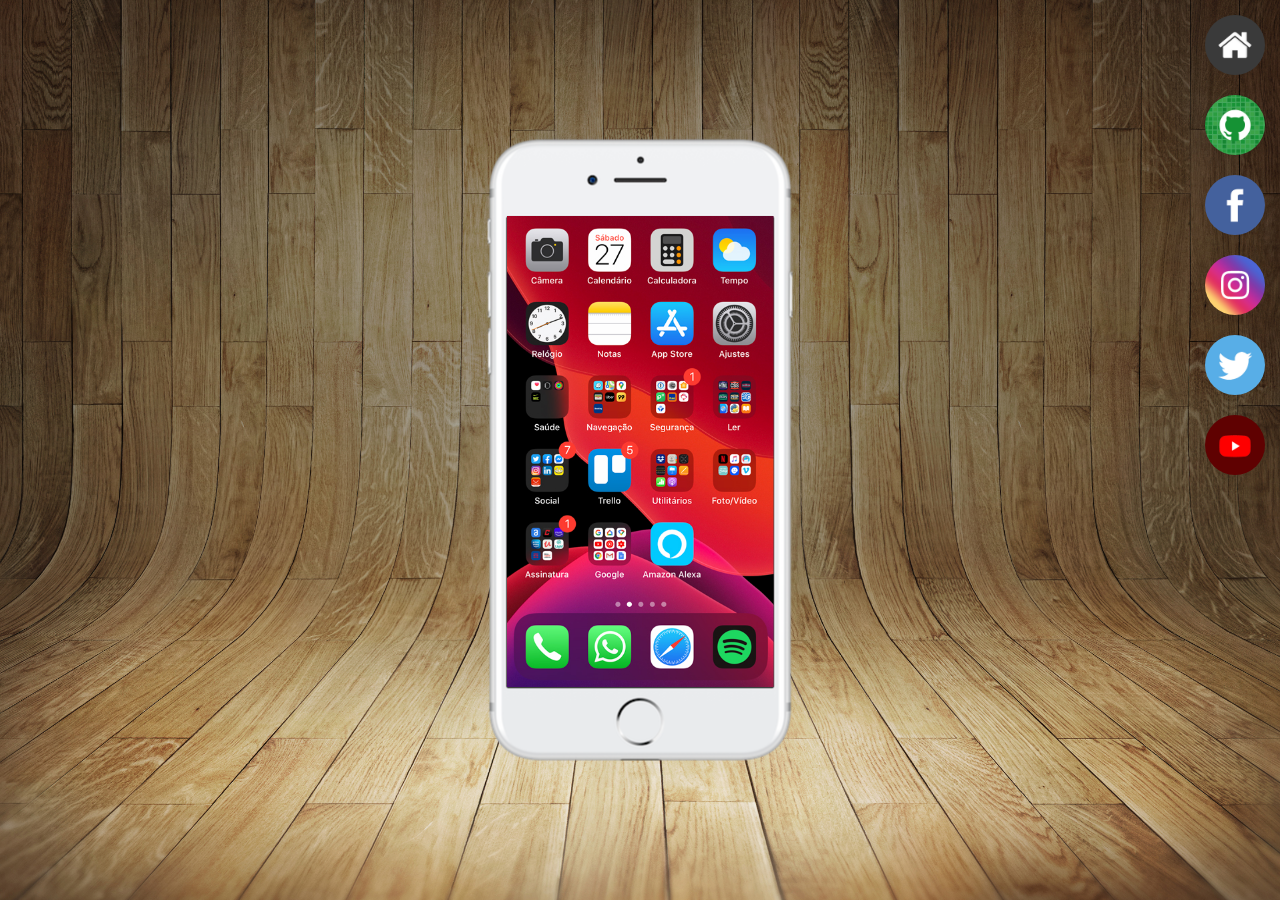
<file: index.html>
<!DOCTYPE html>
<html lang="pt-br">
<head>
    <meta charset="UTF-8">
    <meta name="viewport" content="width=device-width, initial-scale=1.0">
    <title> Projeto Redes Sociais </title>
    <link rel="stylesheet" href="style.css">
</head>
<body>
    
    <main>

        <section id="telefone">
            <iframe id="celular" src="paginas/home.html" name="tela" frameborder="0" ></iframe>
        </section>

        <section id="menu">
            <a class="links" href="paginas/home.html"             target="tela">
                <img class="icons" src="imagens/logo-home.jpg"      alt="">
            </a>
            <a class="links" href="paginas/git.html"       target="tela">
                <img class="icons" src="imagens/logo-github.jpg"    alt="">
            </a>
            <a class="links" href="paginas/facebook.html"     target="tela">
                <img class="icons" src="imagens/logo-facebook.jpg"  alt="">
            </a>
            <a class="links" href="paginas/instagram.html"    target="tela">
                <img class="icons" src="imagens/logo-instagram.jpg" alt="">
            </a>
            <a class="links" href="paginas/X.html"      target="tela">
                <img class="icons" src="imagens/logo-twitter.jpg"   alt="">
            </a>
            <a class="links" href="paginas/youtube.html"          target="tela">
                <img class="icons" src="imagens/logo-youtube.jpg"   alt="">
            </a>
        </section>

    </main>

</body>
</html>
</file>
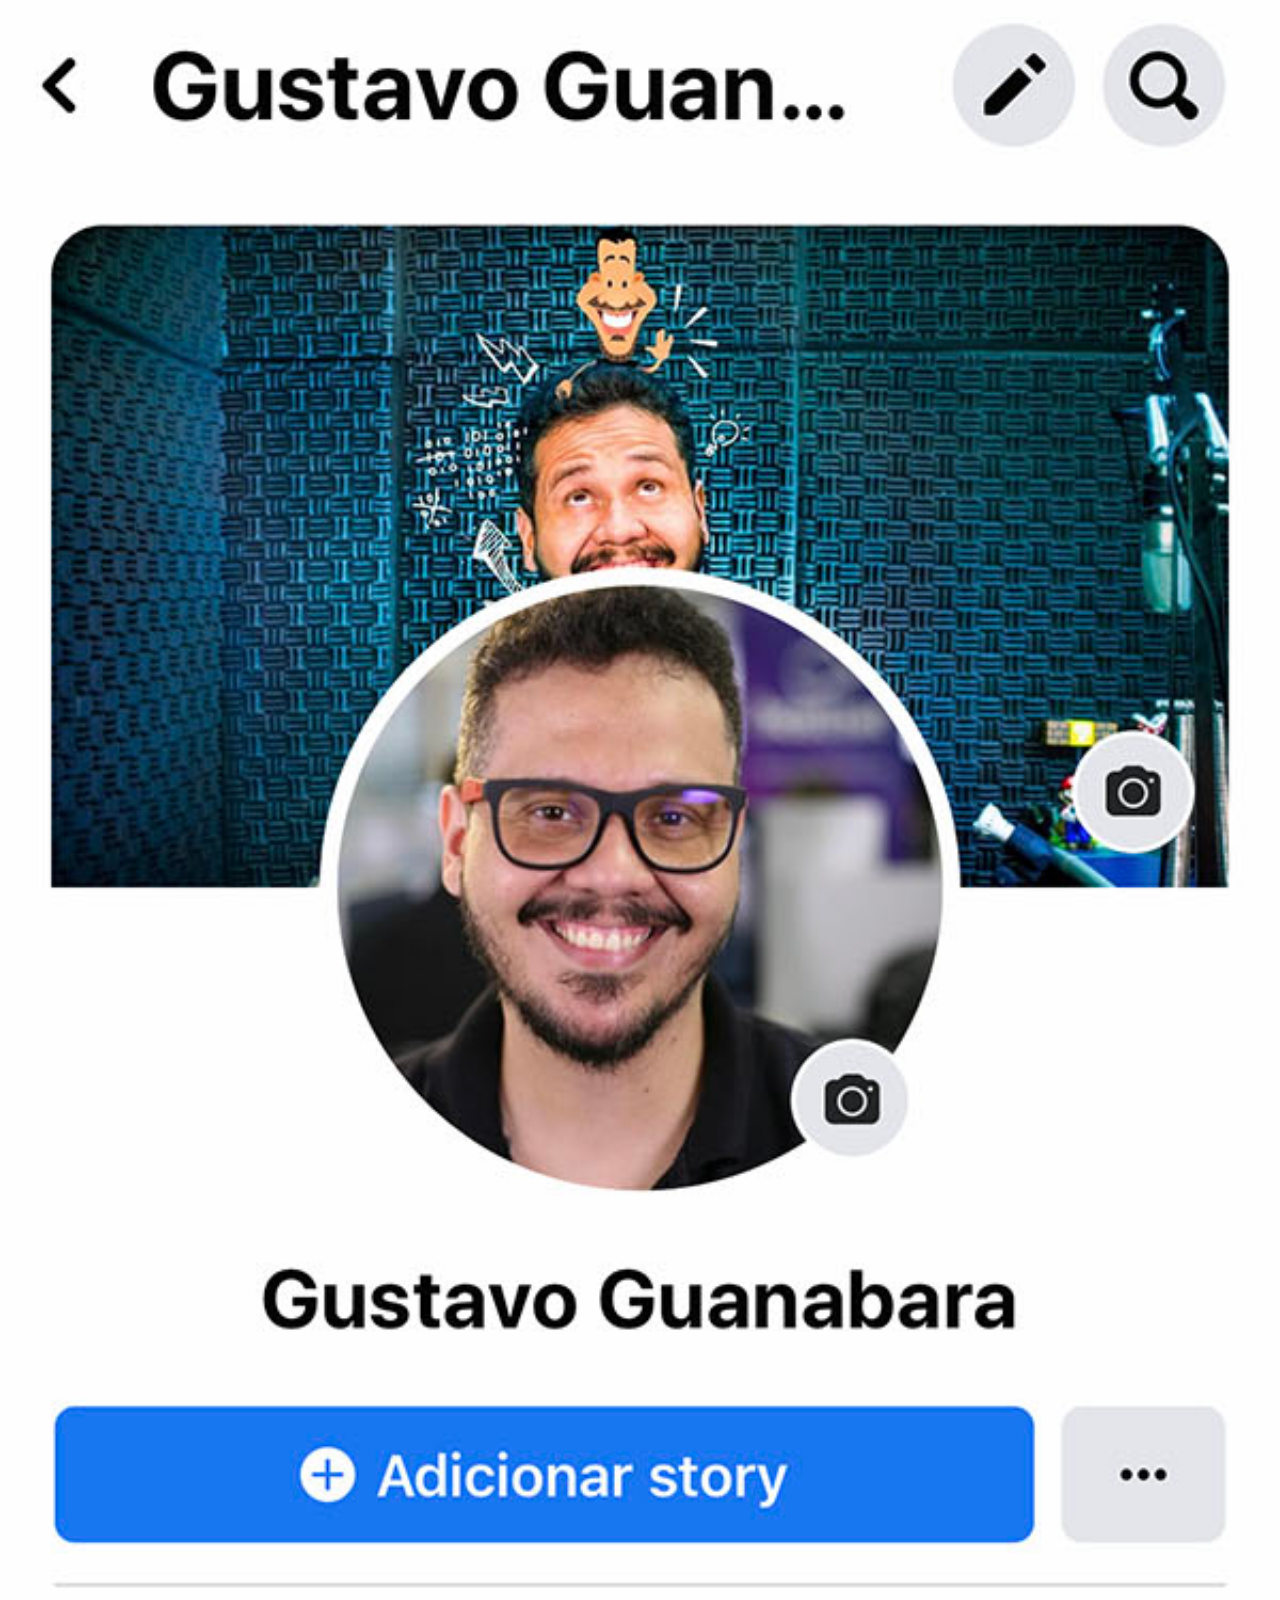
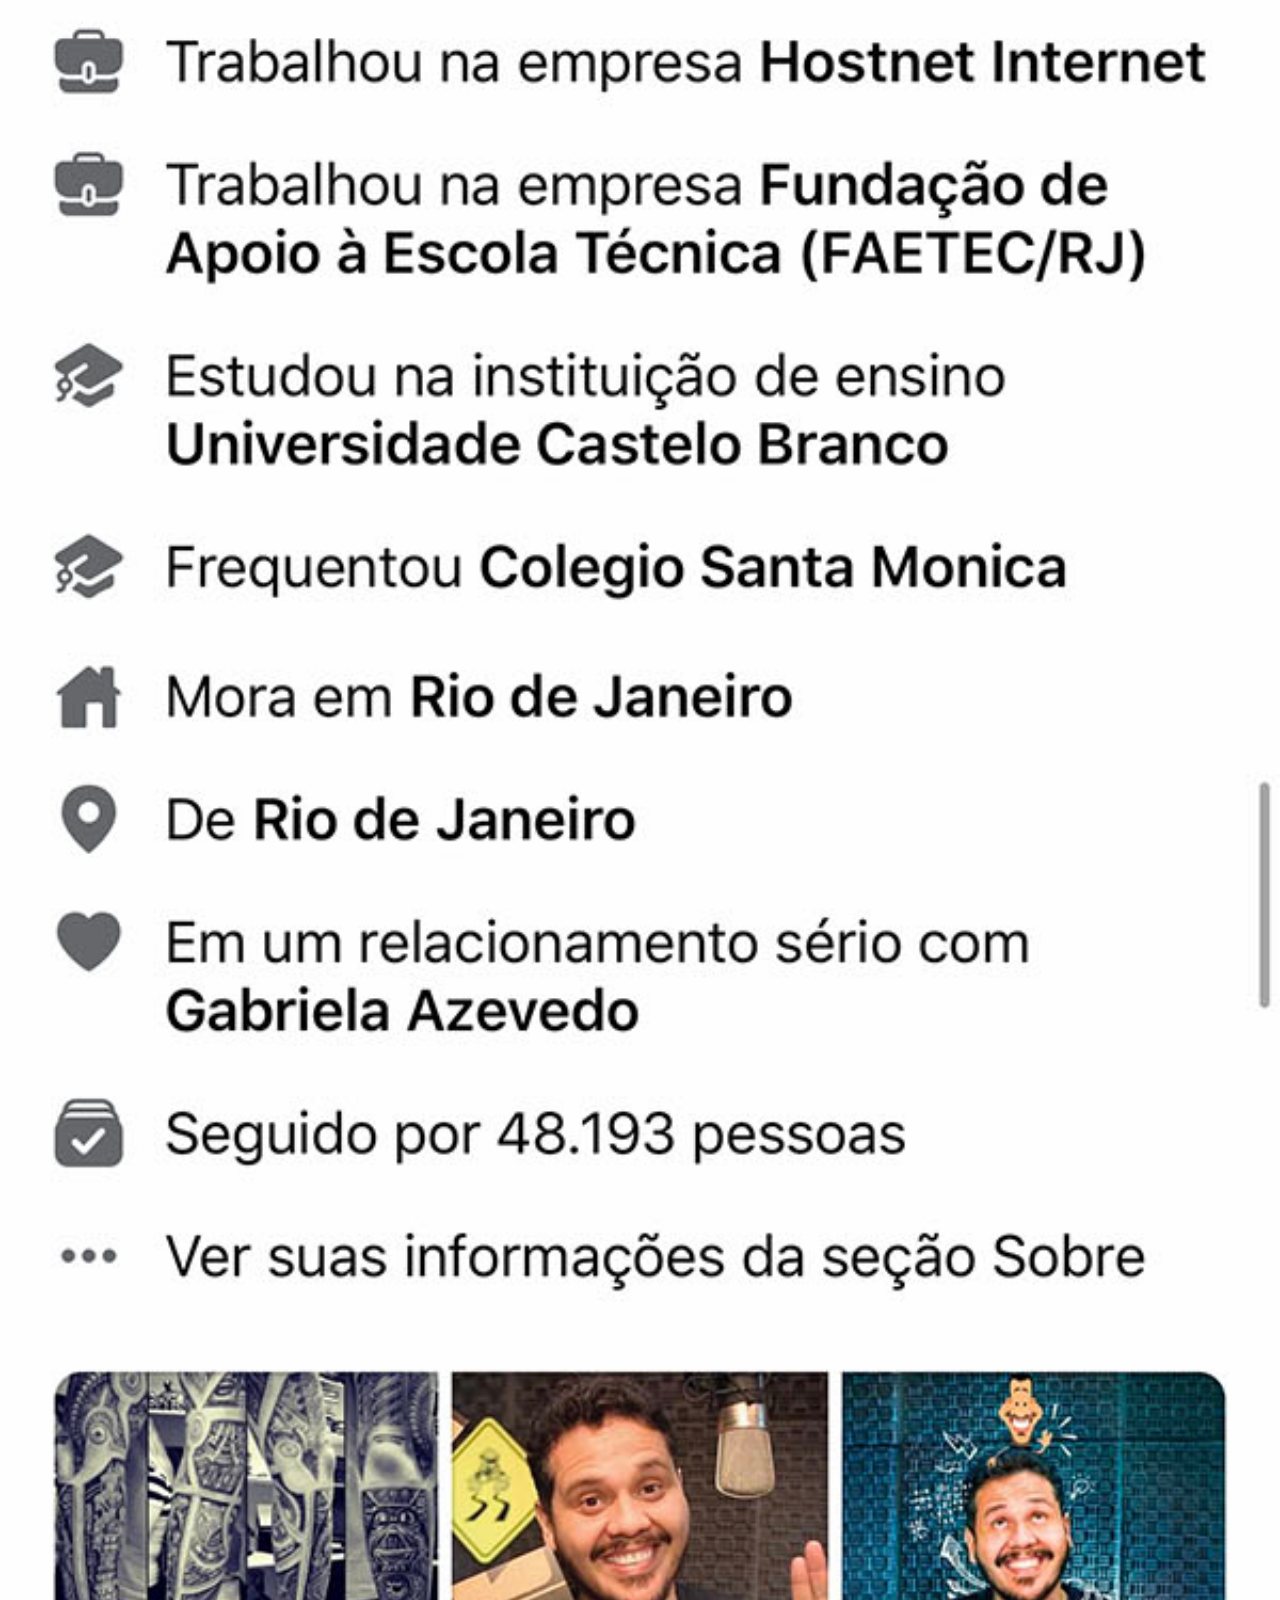
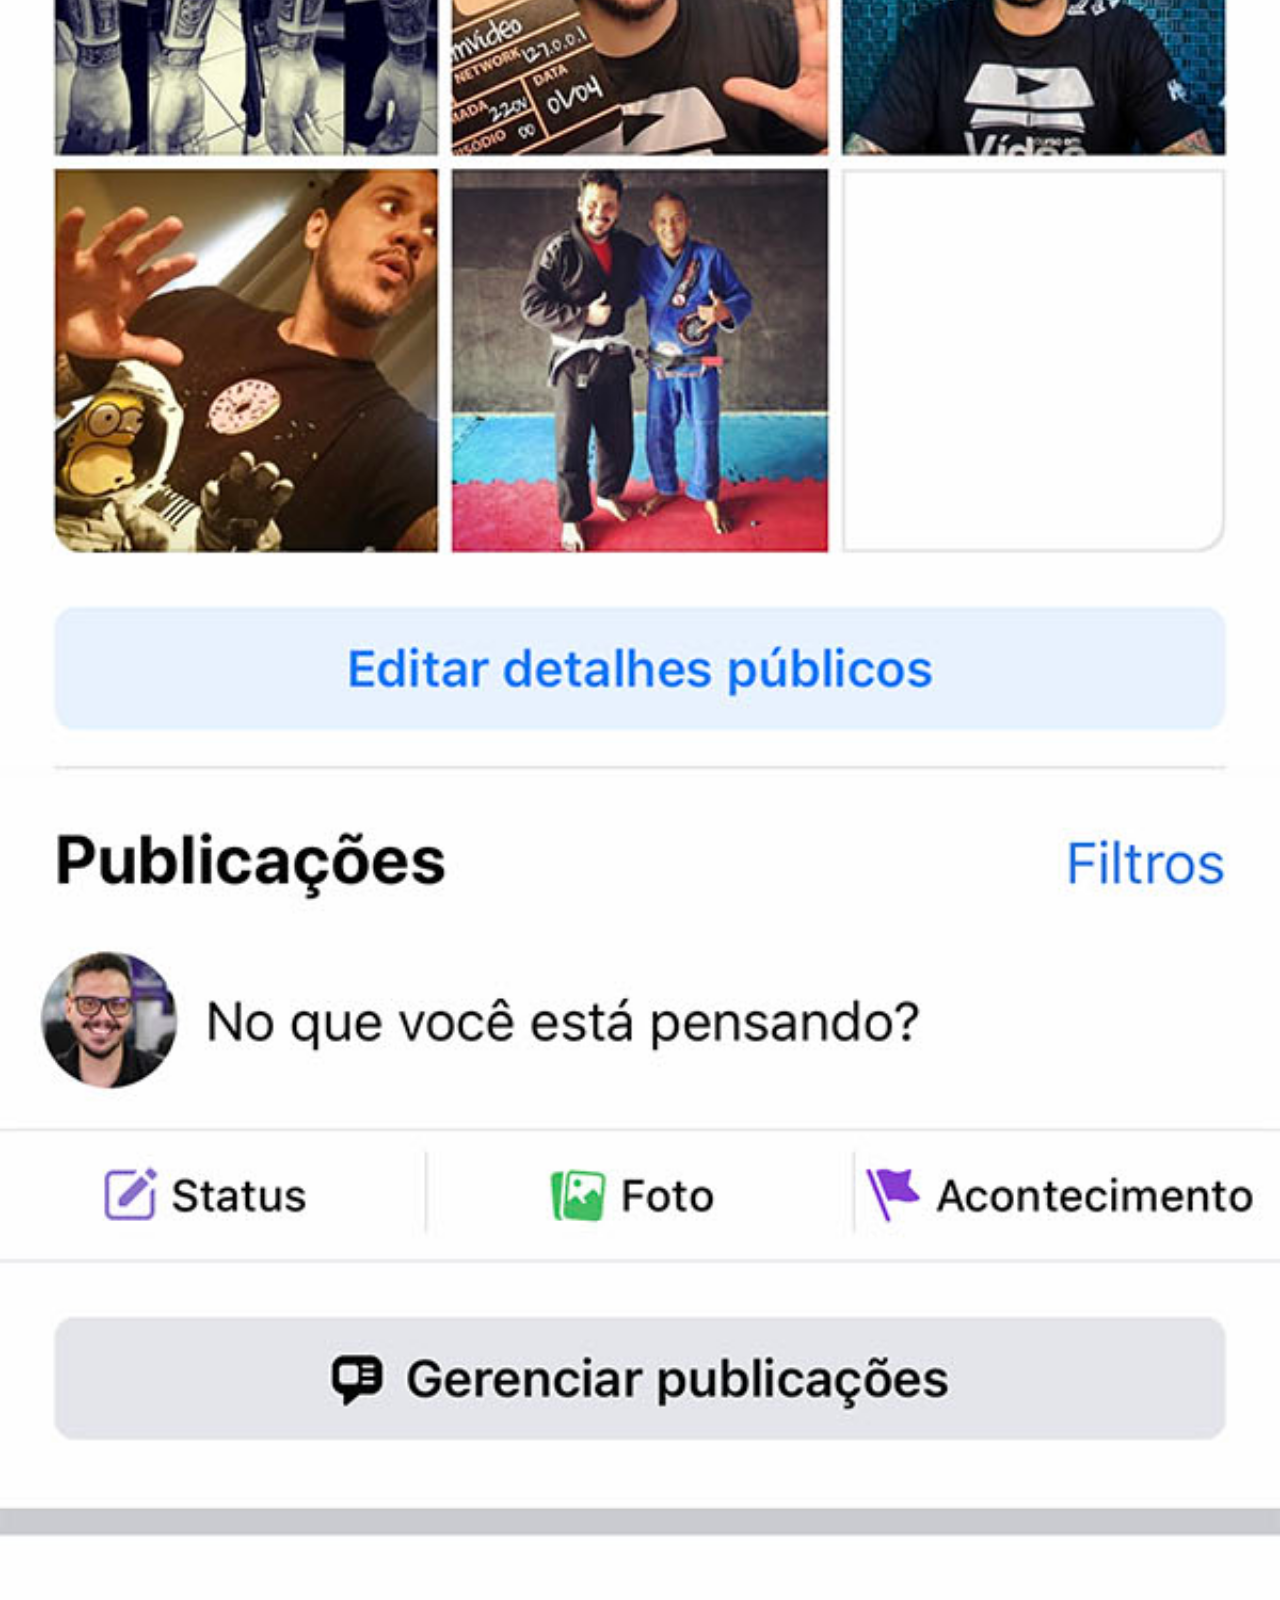
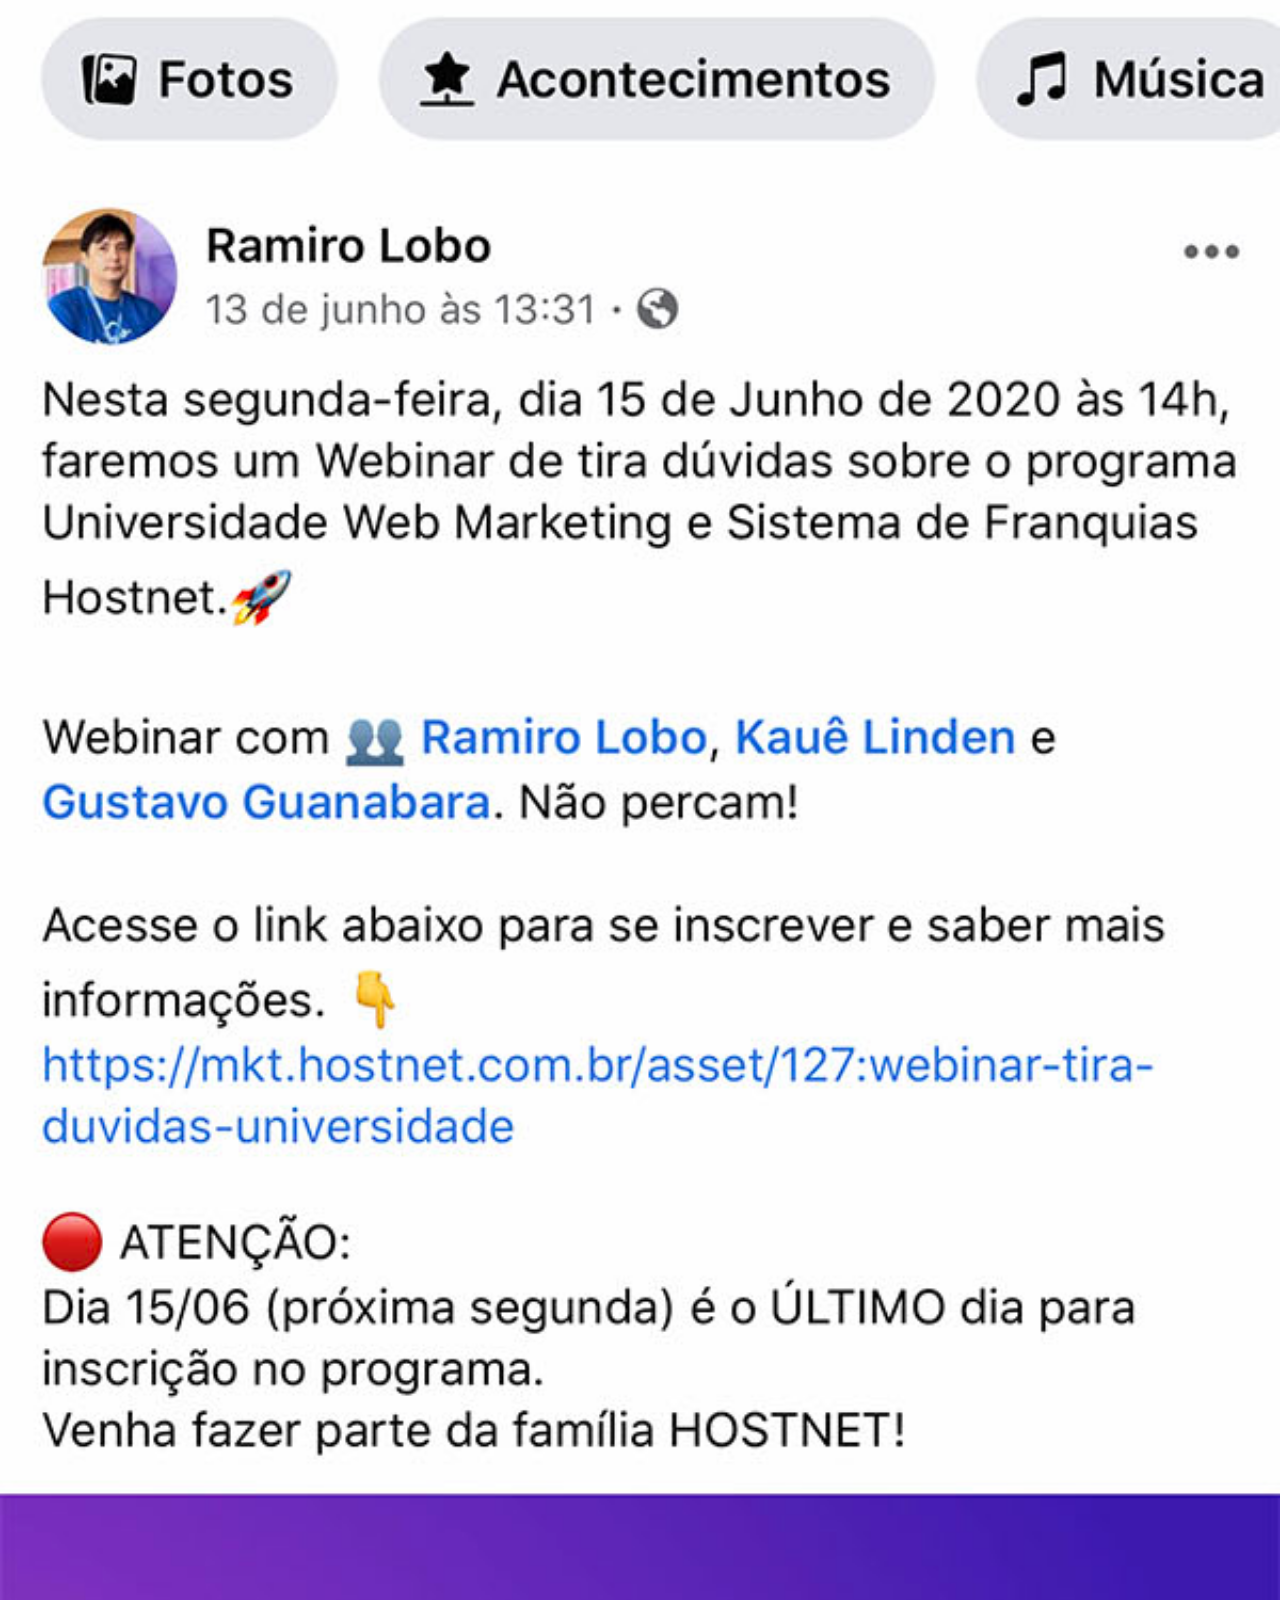
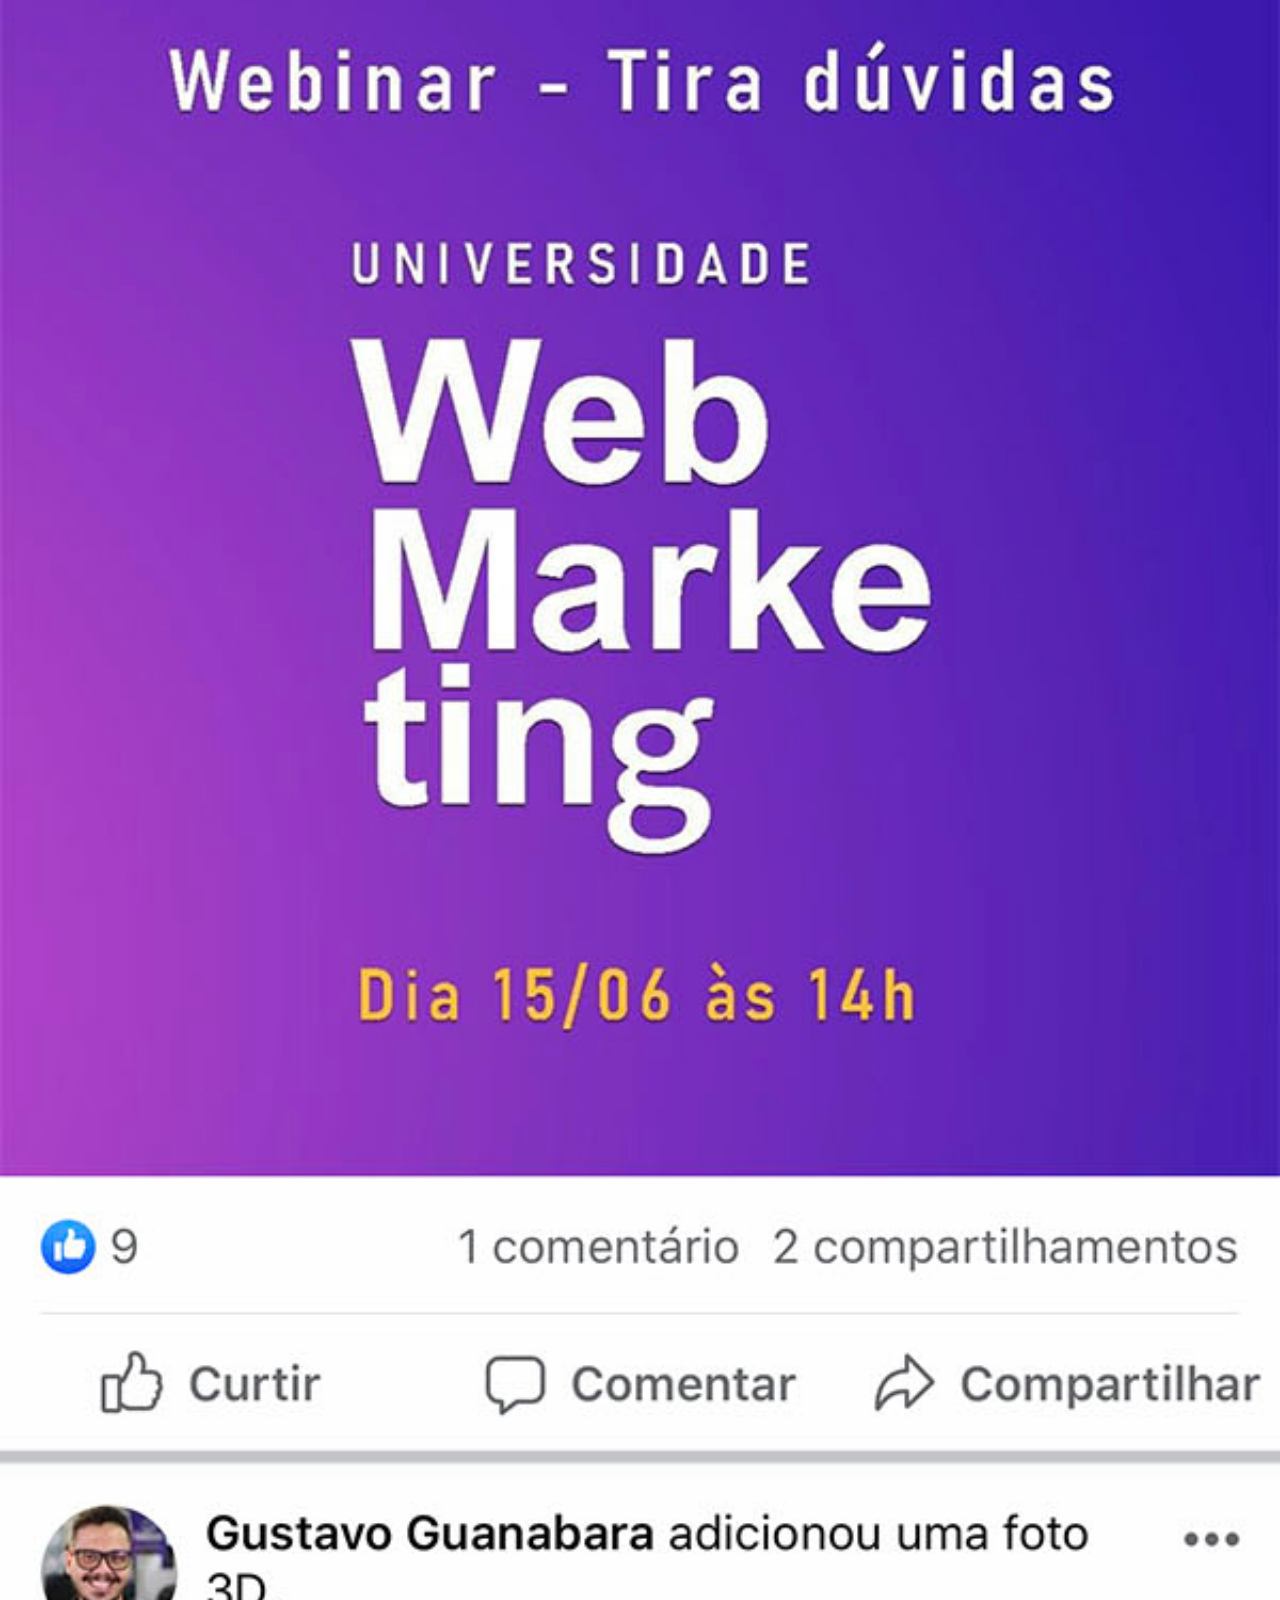
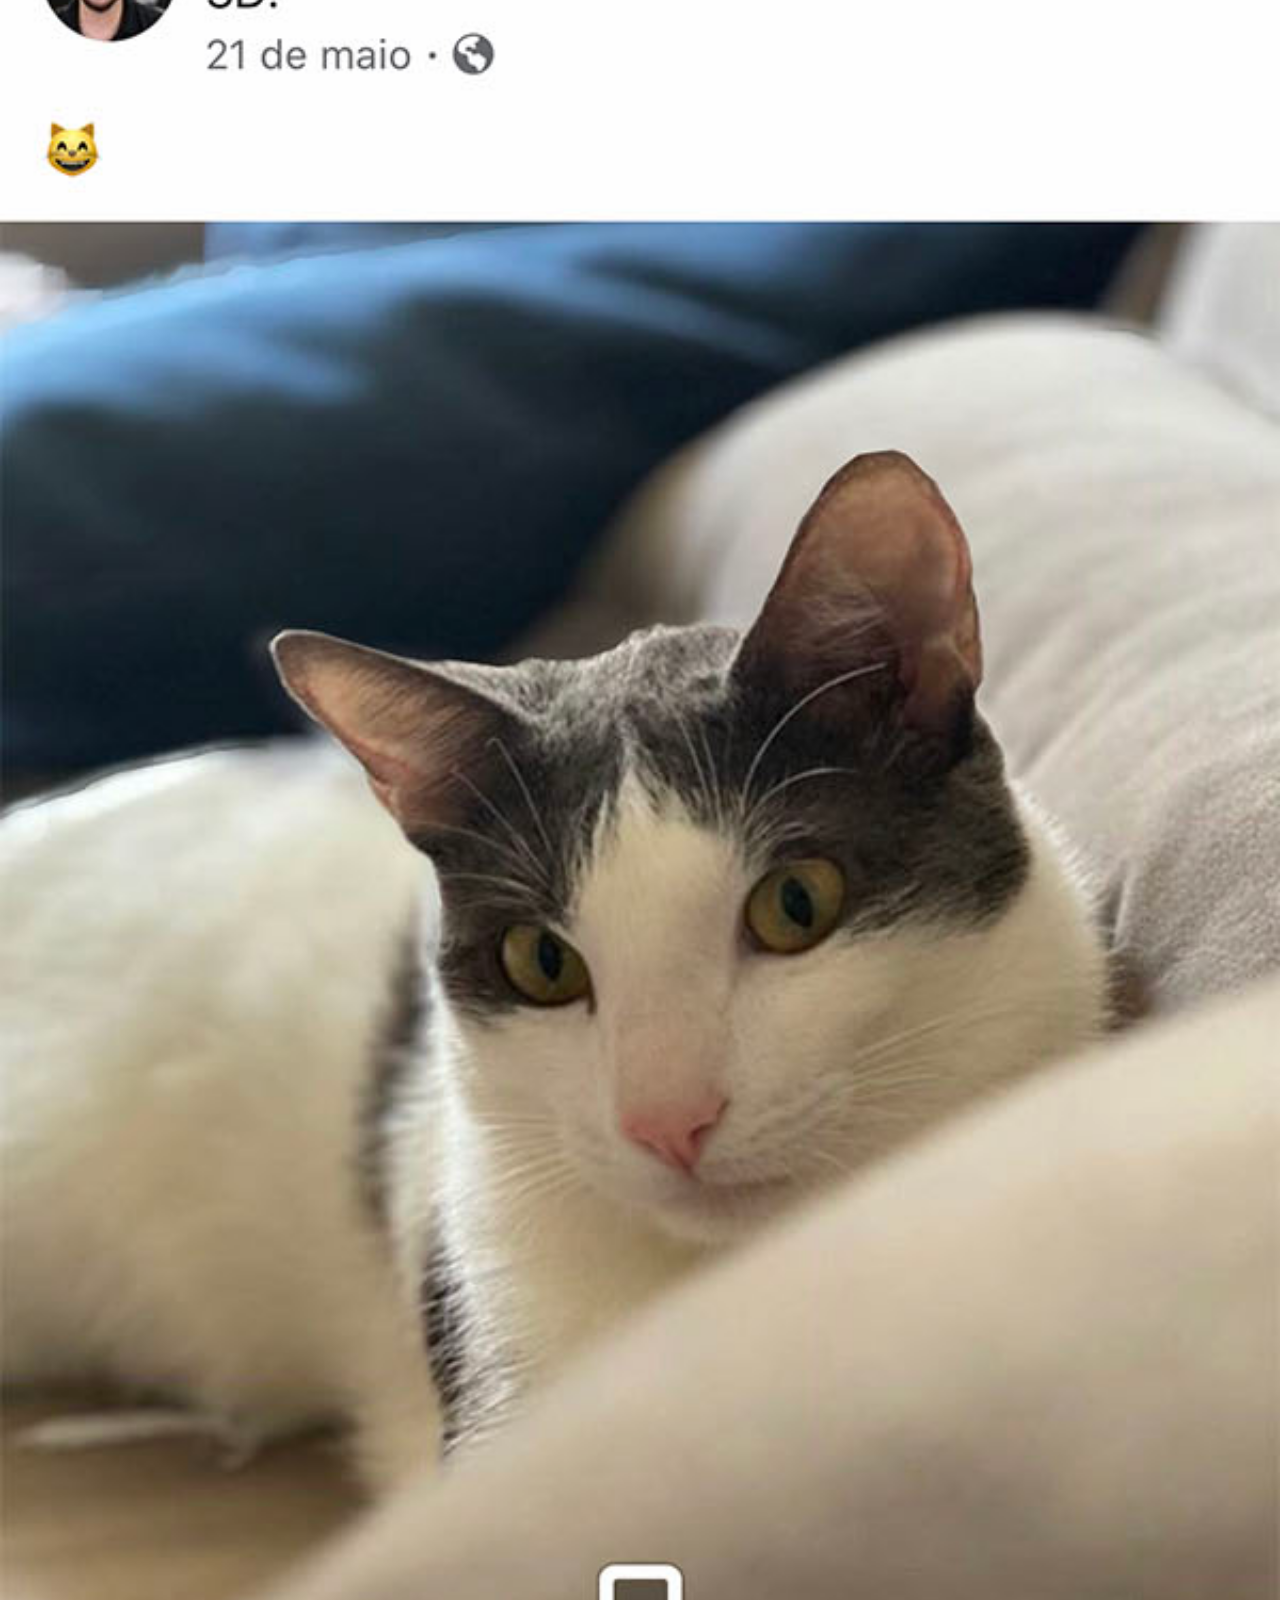
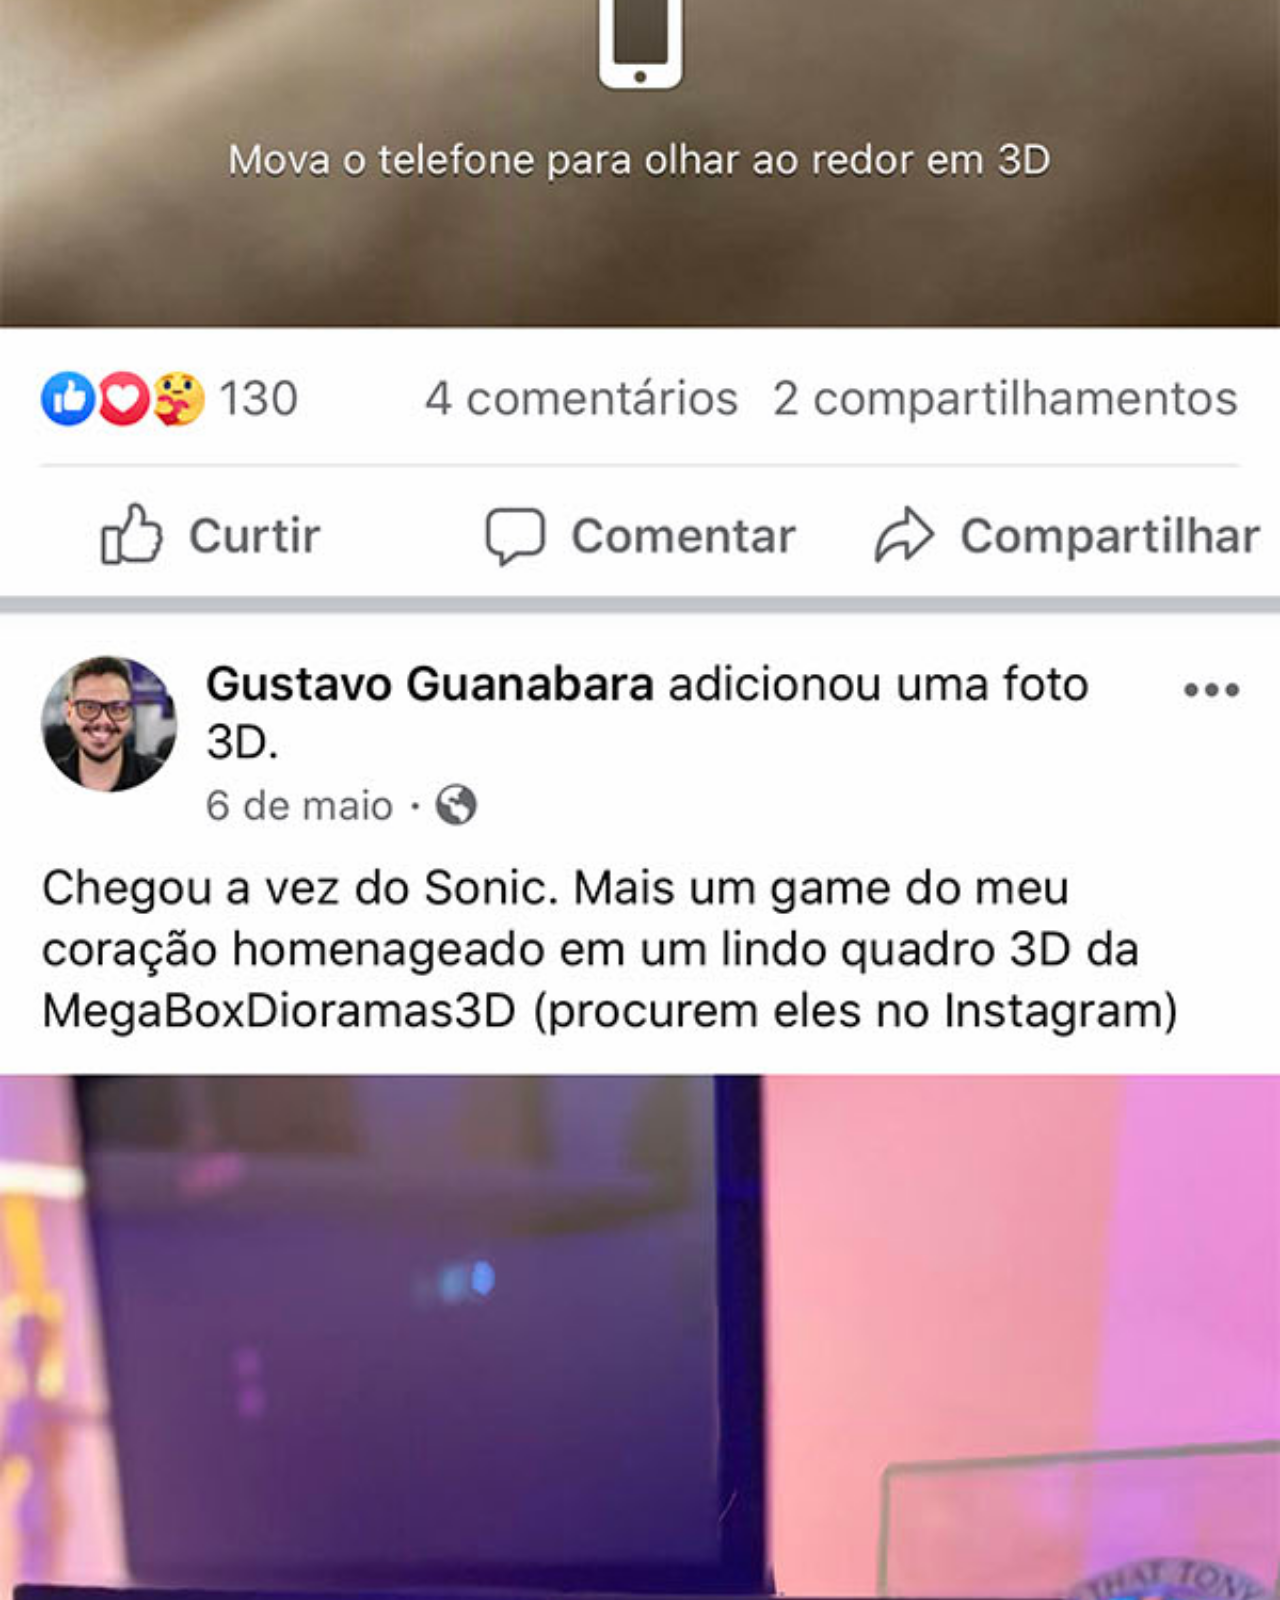
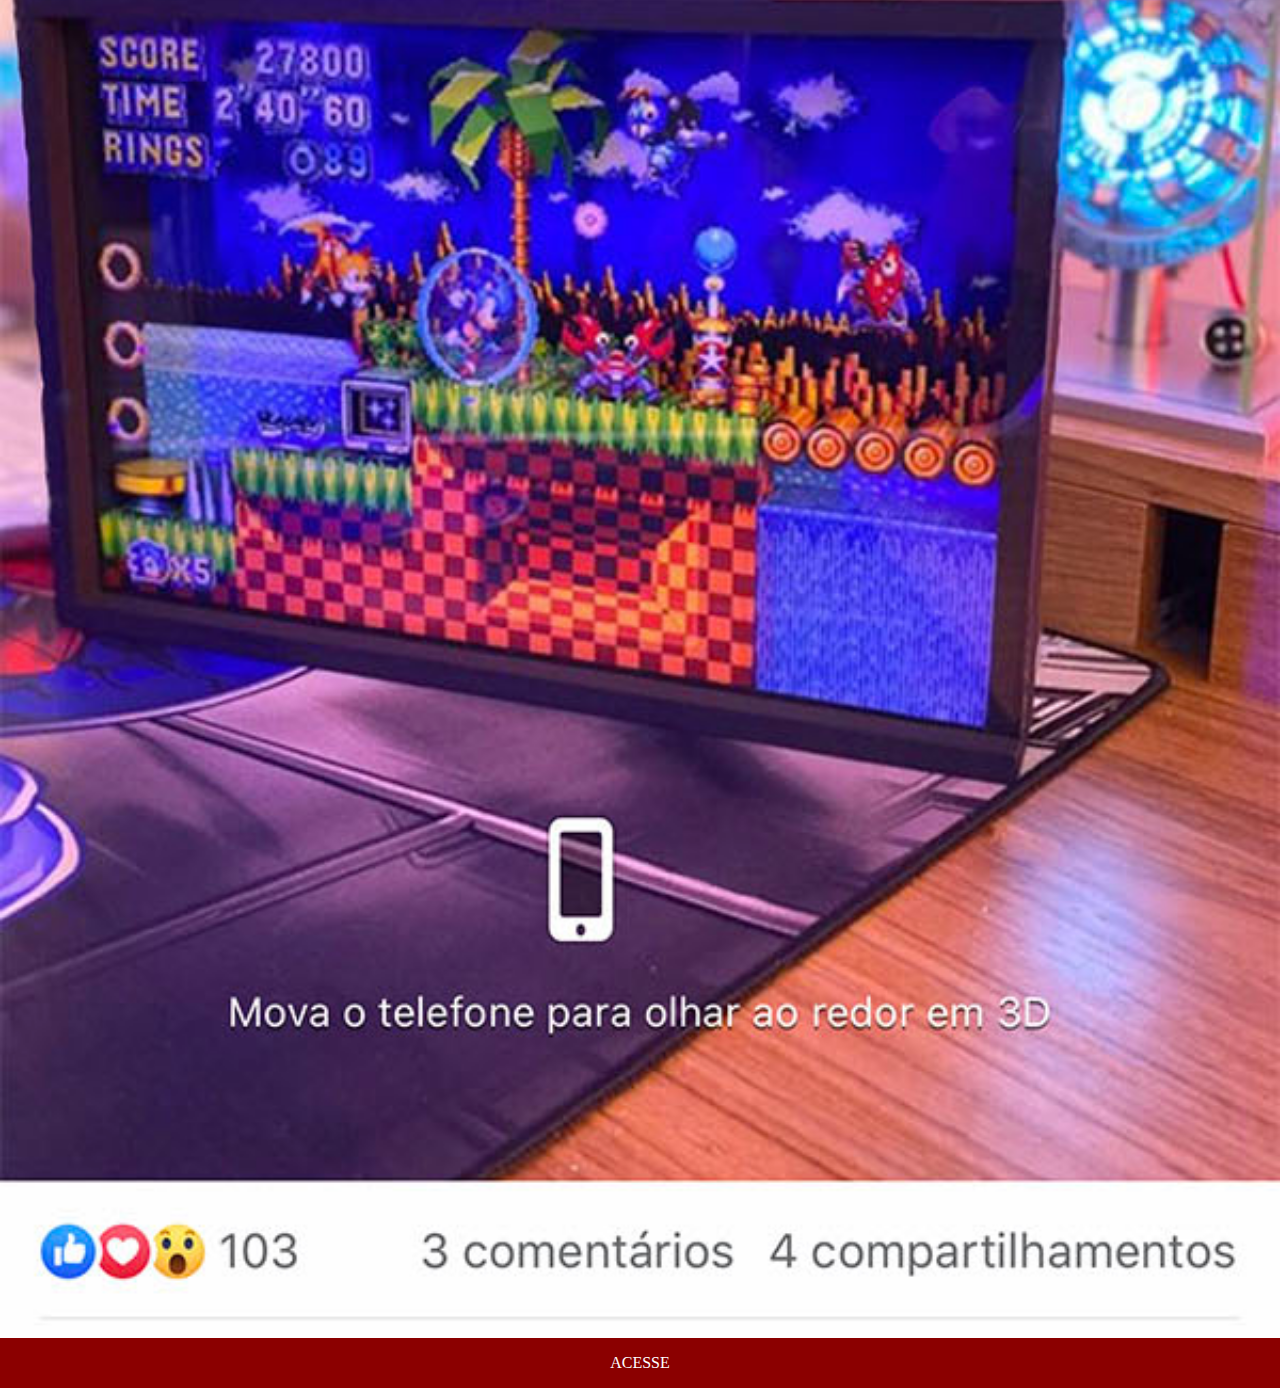
<file: paginas/facebook.html>
<!DOCTYPE html>
<html lang="pt-br">
<head>
    <meta charset="UTF-8">
    <meta name="viewport" content="width=device-width, initial-scale=1.0">
    <title> Frame FaceBook</title>
    <link rel="stylesheet" href="paginas.css">
</head>
<body>
    <img src="../imagens/tela-facebook.jpg" alt="pagina do FaceBook">
    <nav>
        <a href="https://www.facebook.com/gustavoguanabara/" target="_blank"> ACESSE </a>
    </nav>
</body>
</html>
</file>
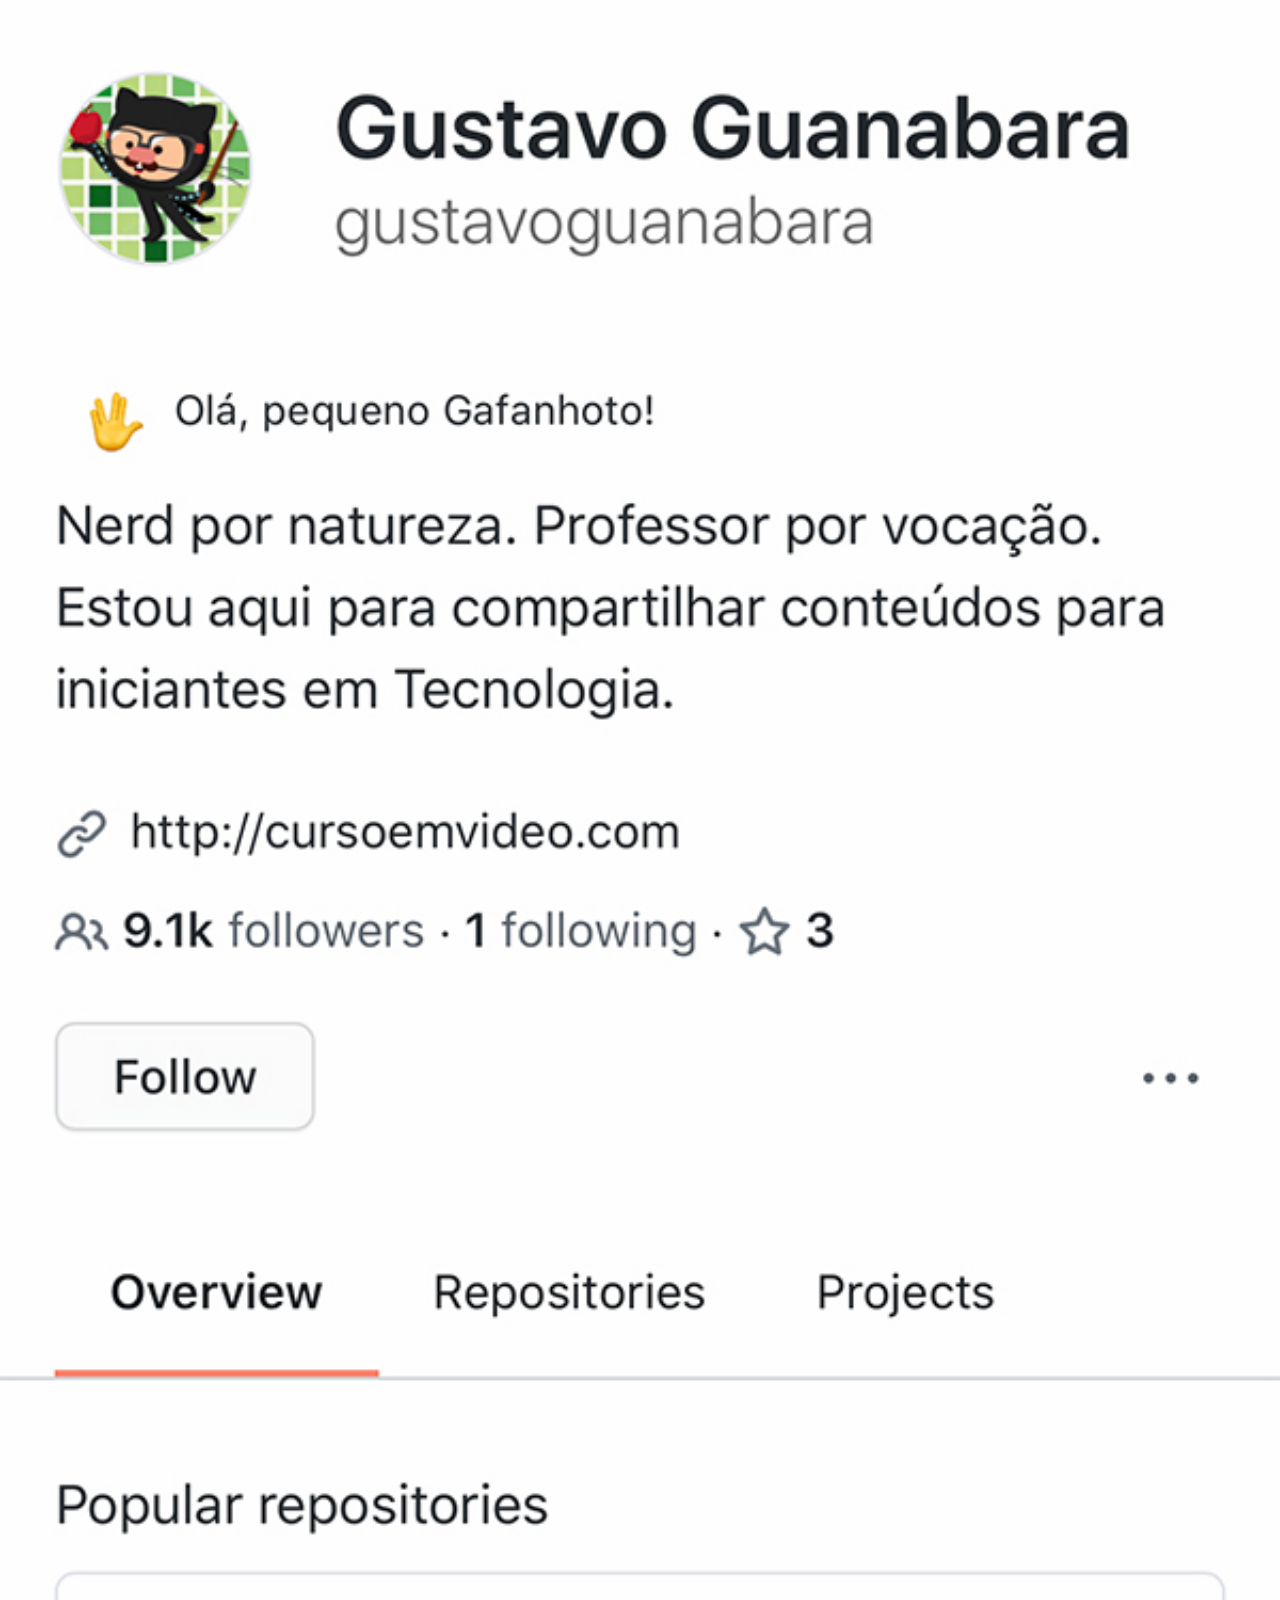
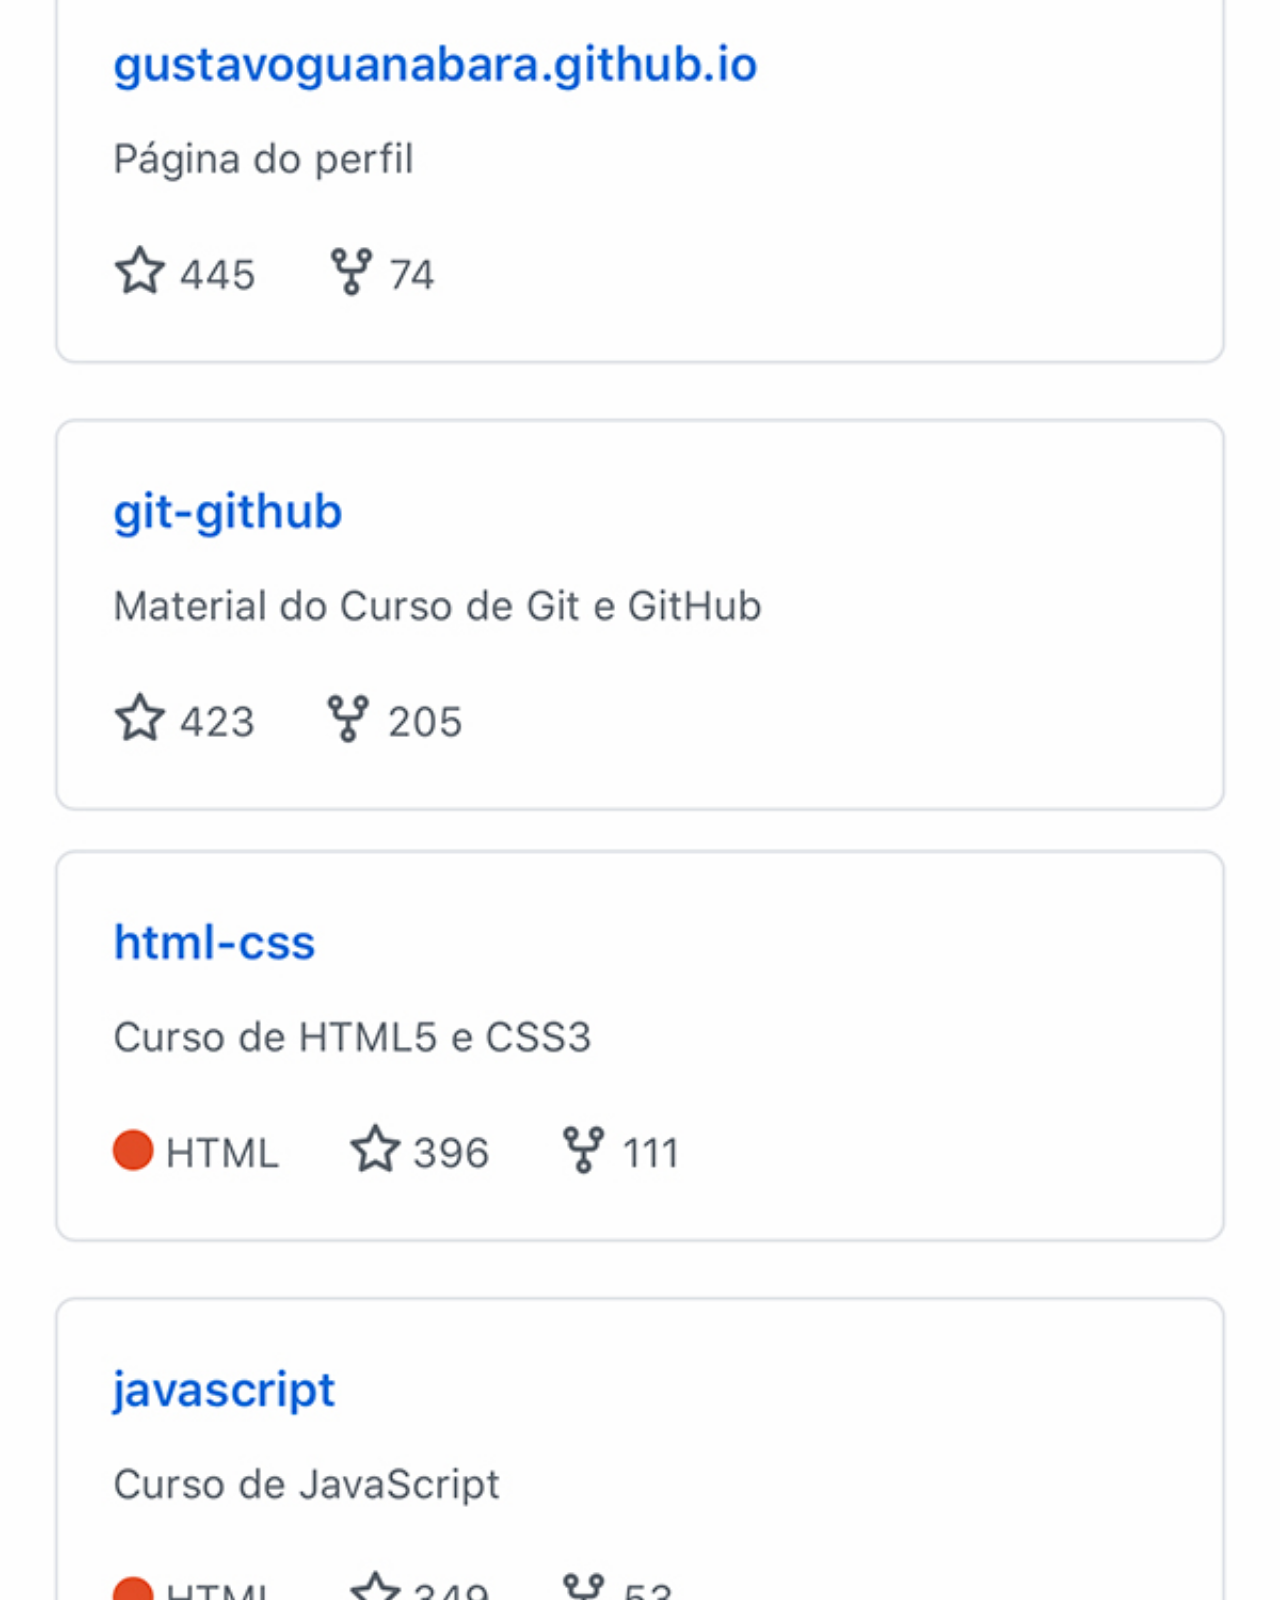
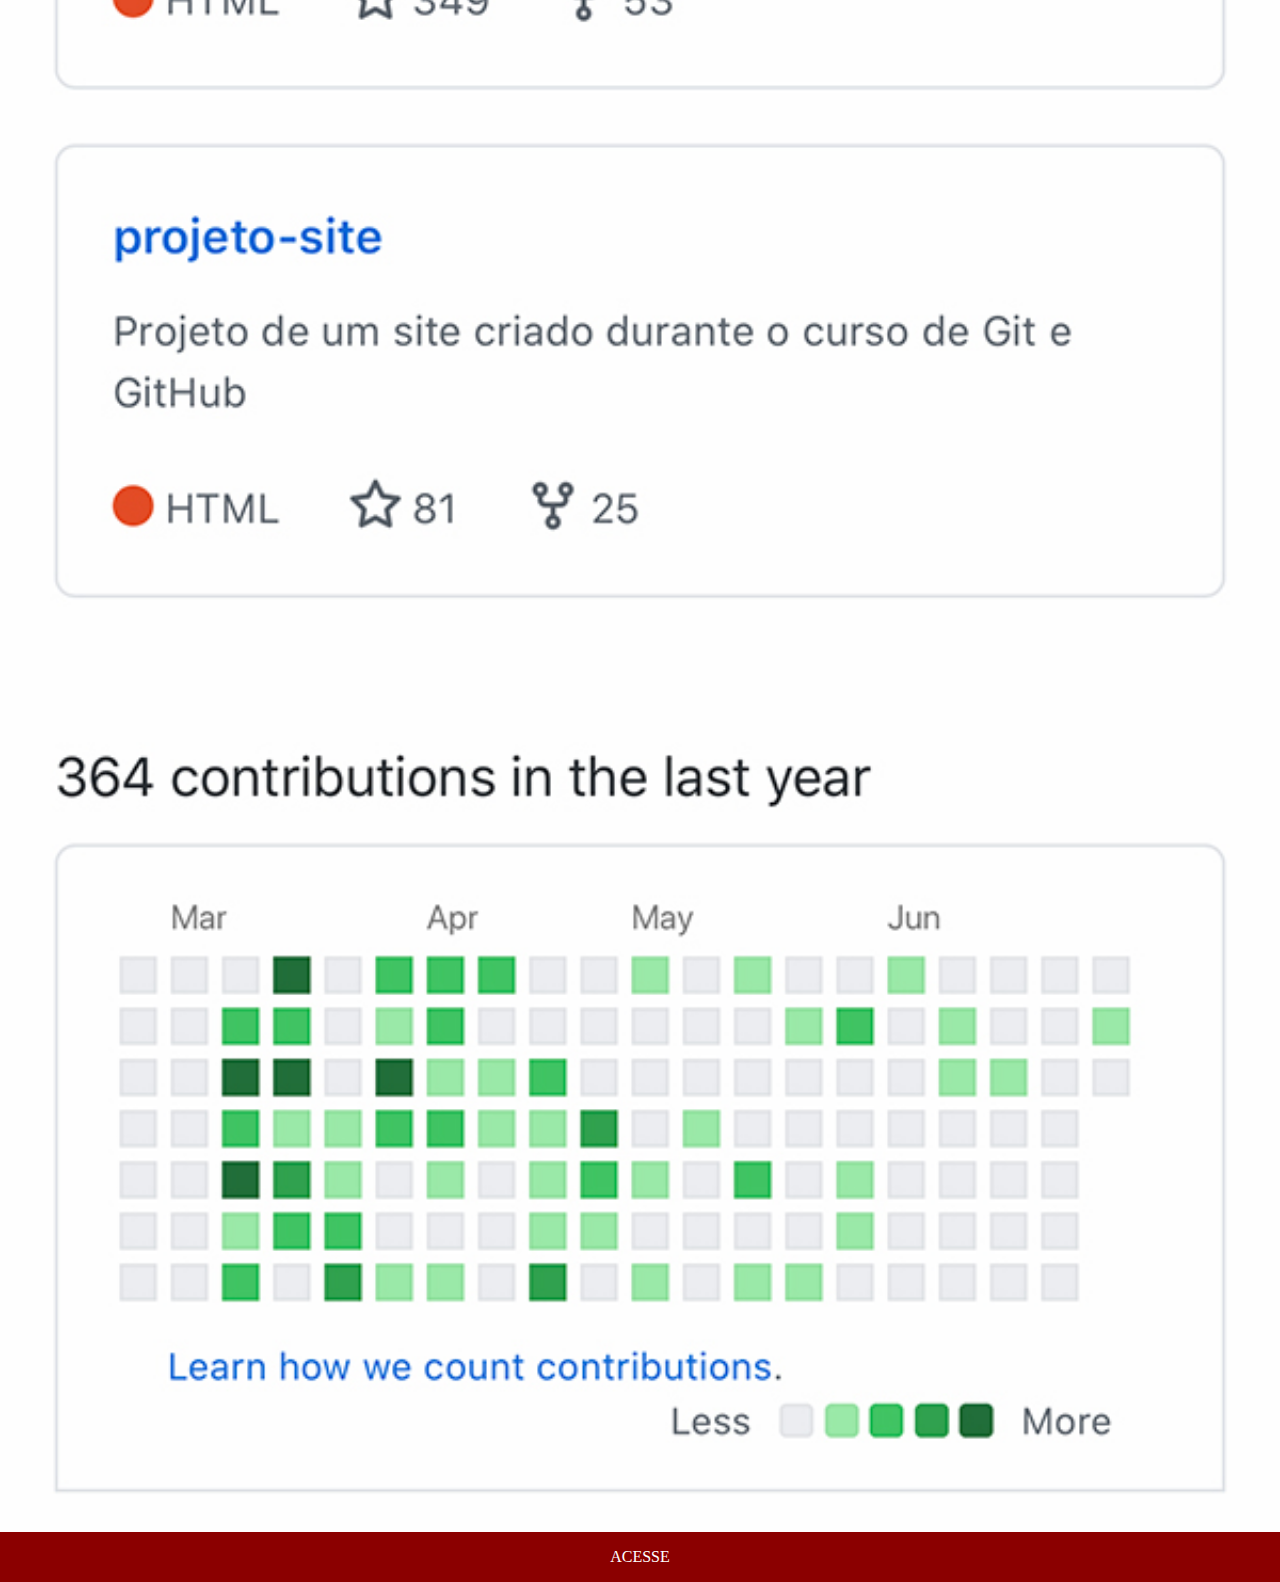
<file: paginas/git.html>
<!DOCTYPE html>
<html lang="pt-br">
<head>
    <meta charset="UTF-8">
    <meta name="viewport" content="width=device-width, initial-scale=1.0">
    <title> Frame GitHub </title>
    <link rel="stylesheet" href="paginas.css">
</head>
<body>
    <img src="../imagens/tela-github.jpg" alt="pagina do GitHub">
    <nav>
        <a href="https://github.com/gustavoguanabara" target="_blank"> ACESSE </a>
    </nav>
</body>
</html>
</file>
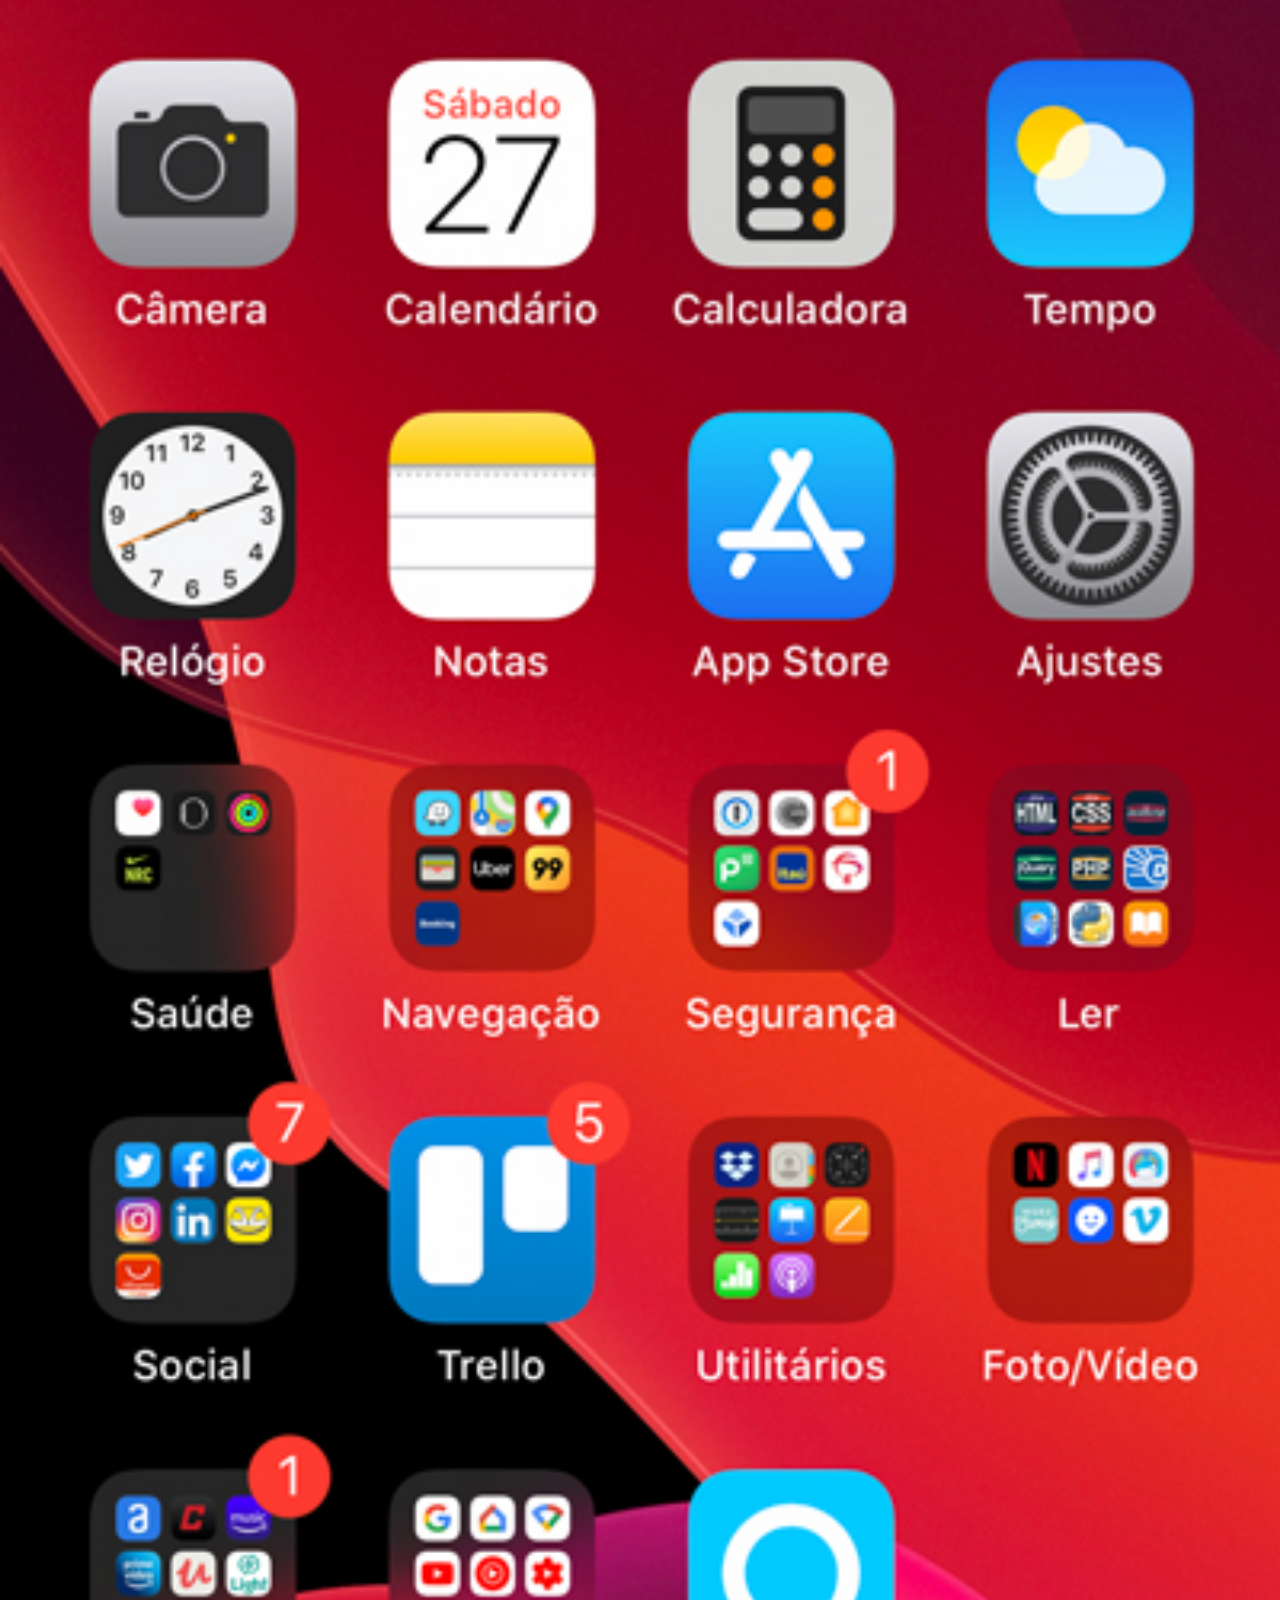
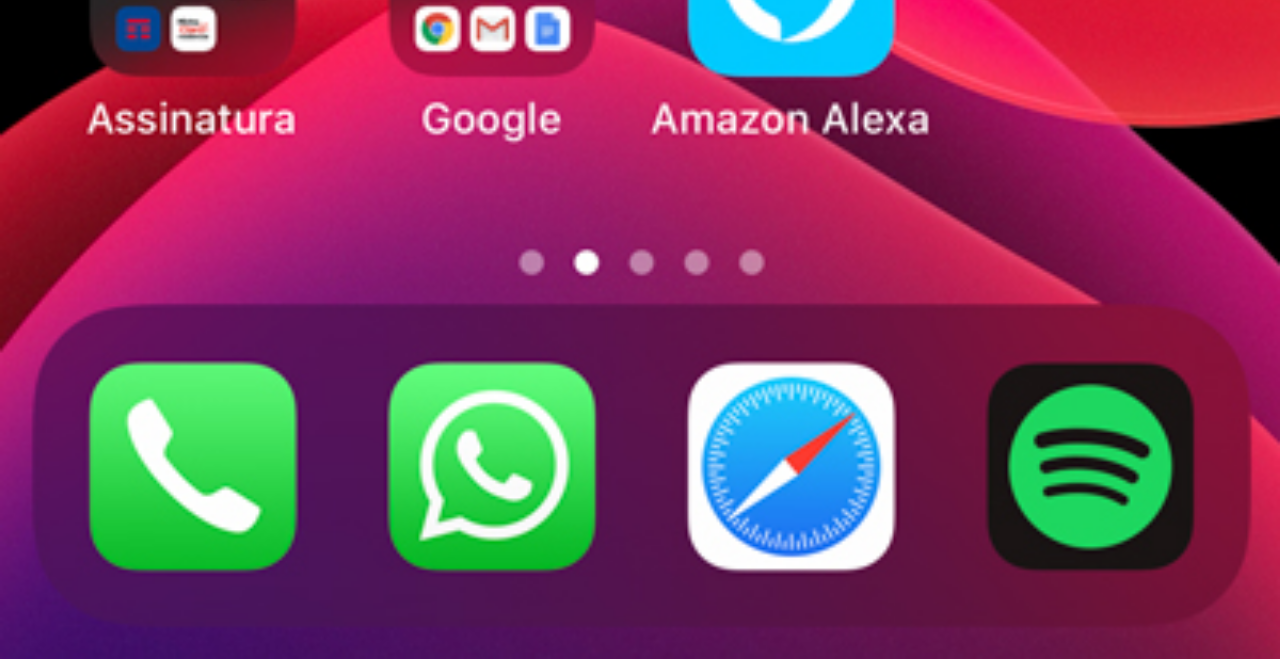
<file: paginas/home.html>
<!DOCTYPE html>
<html lang="pt-br">
<head>
    <meta charset="UTF-8">
    <meta name="viewport" content="width=device-width, initial-scale=1.0">
    <title>home</title>
    <link rel="stylesheet" href="paginas.css">
</head>
<body>
    <img src="../imagens/tela-home.jpg" alt="tela de menu">
    
</body>
</html>
</file>
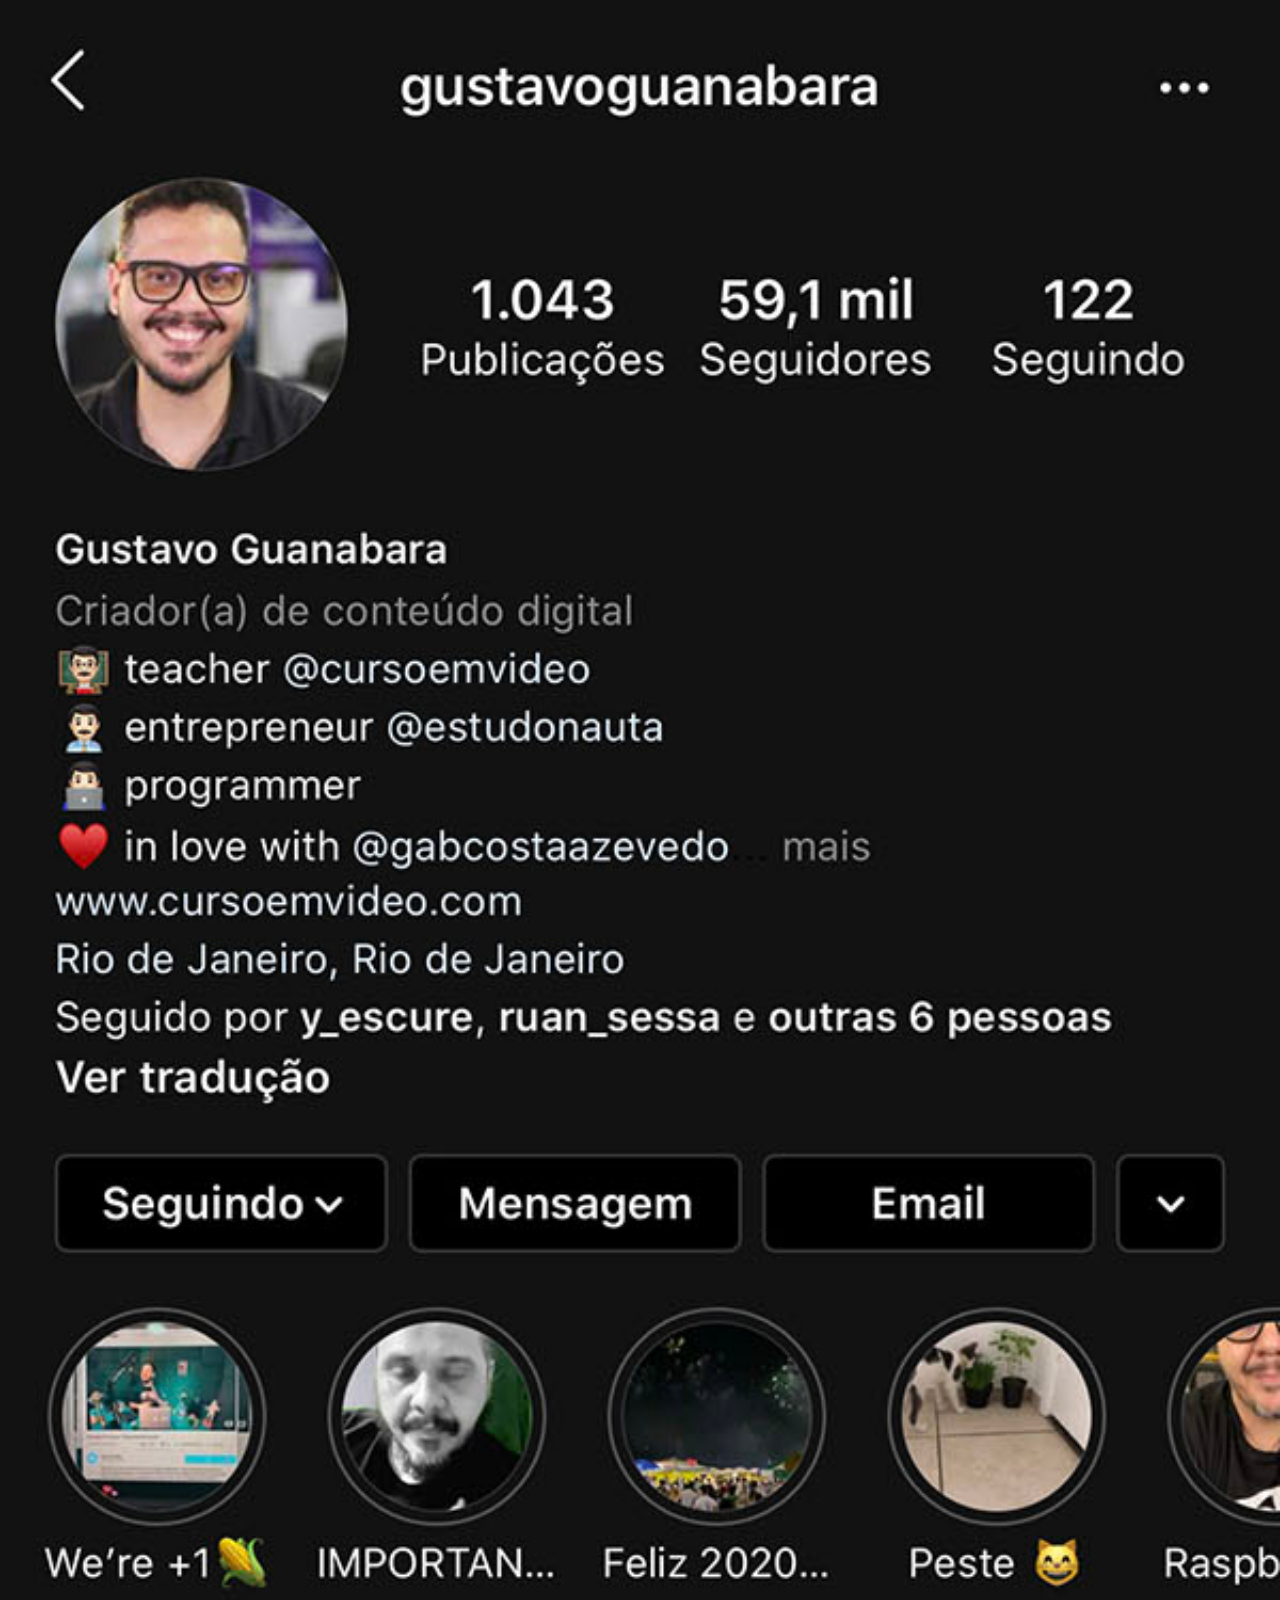
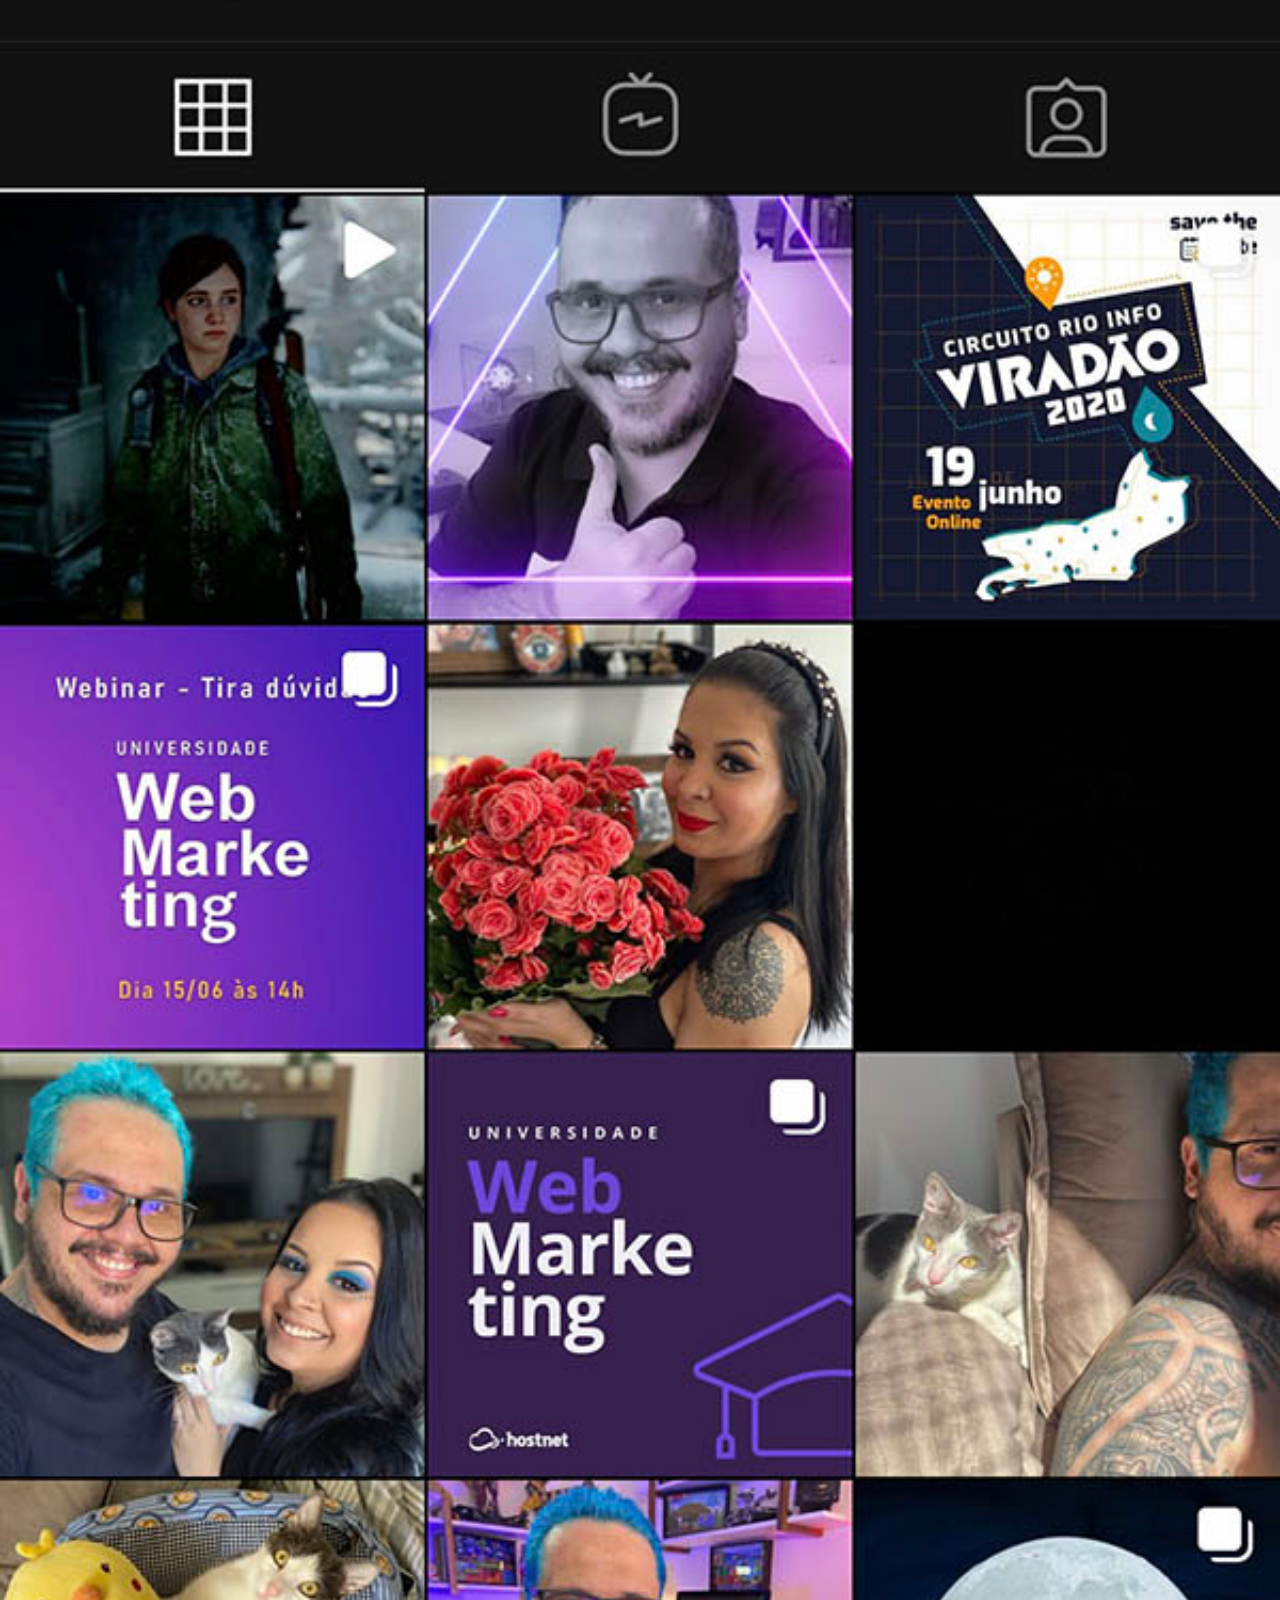
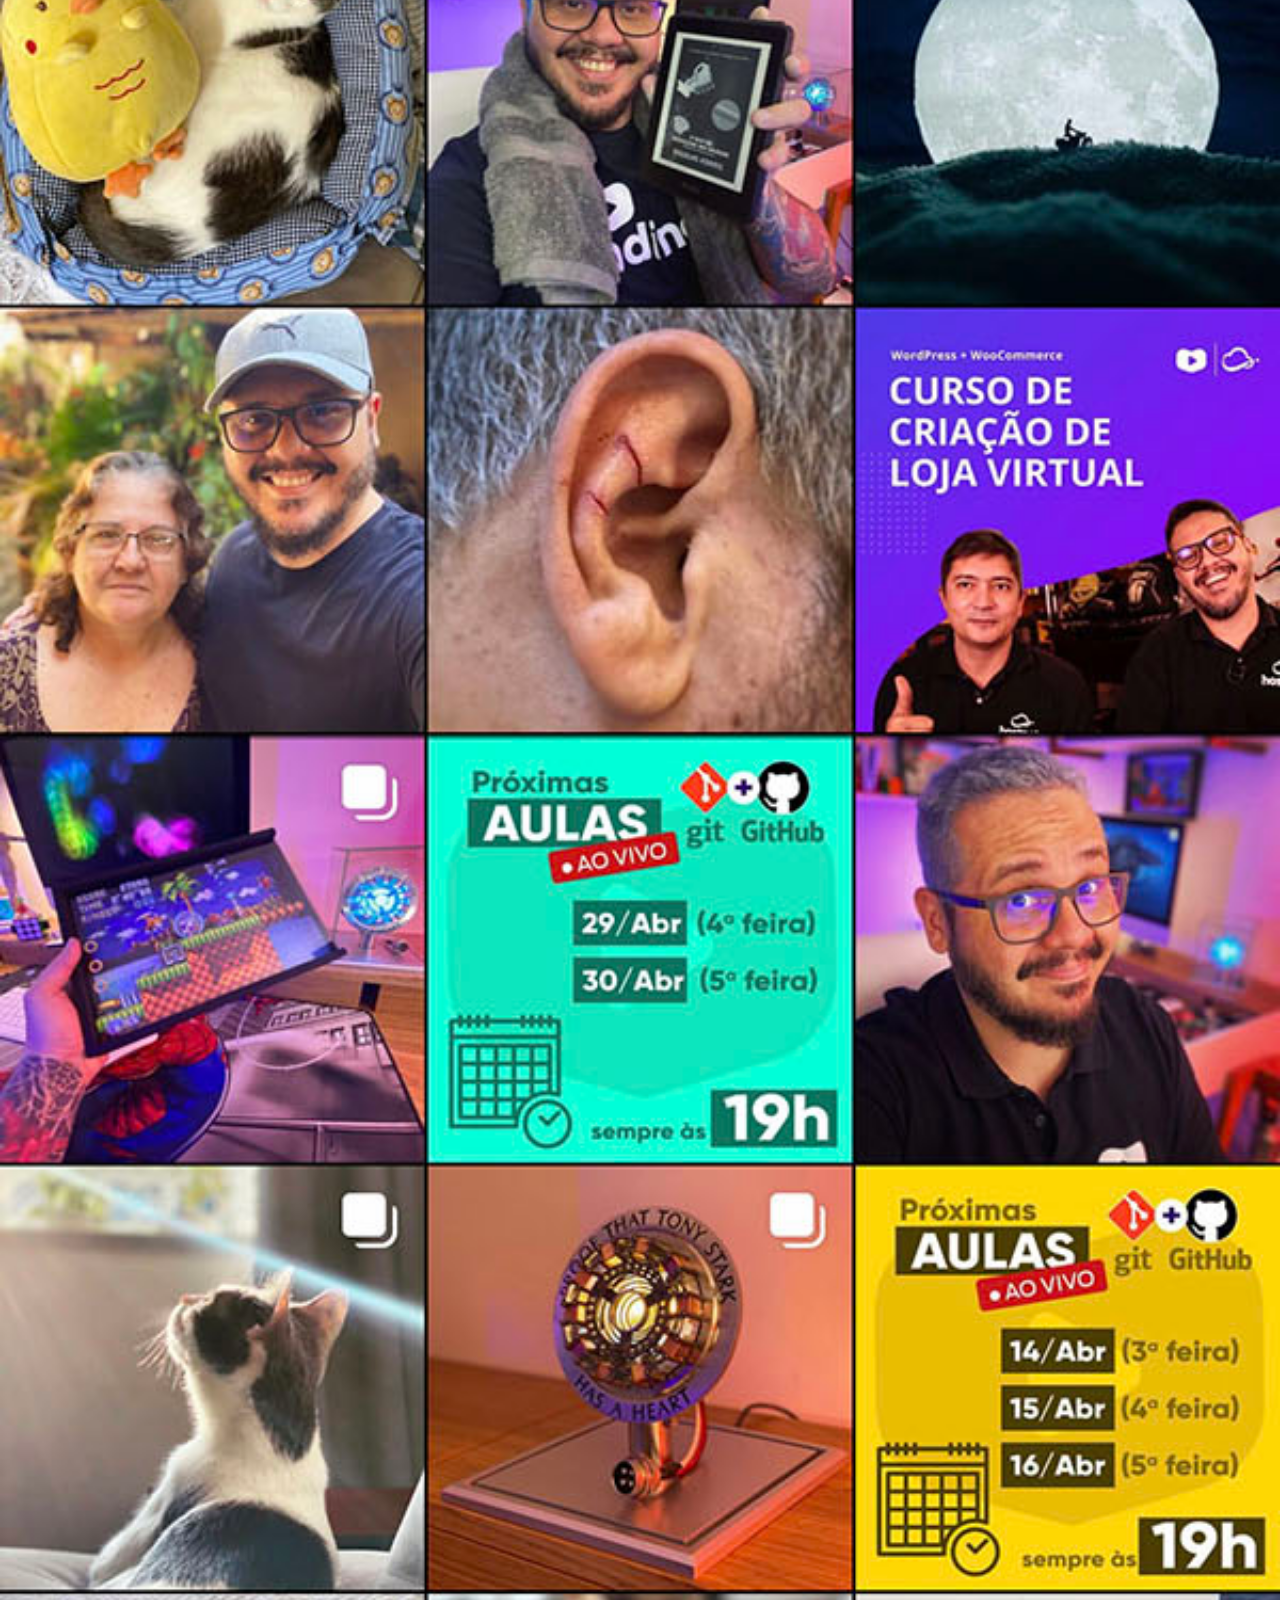
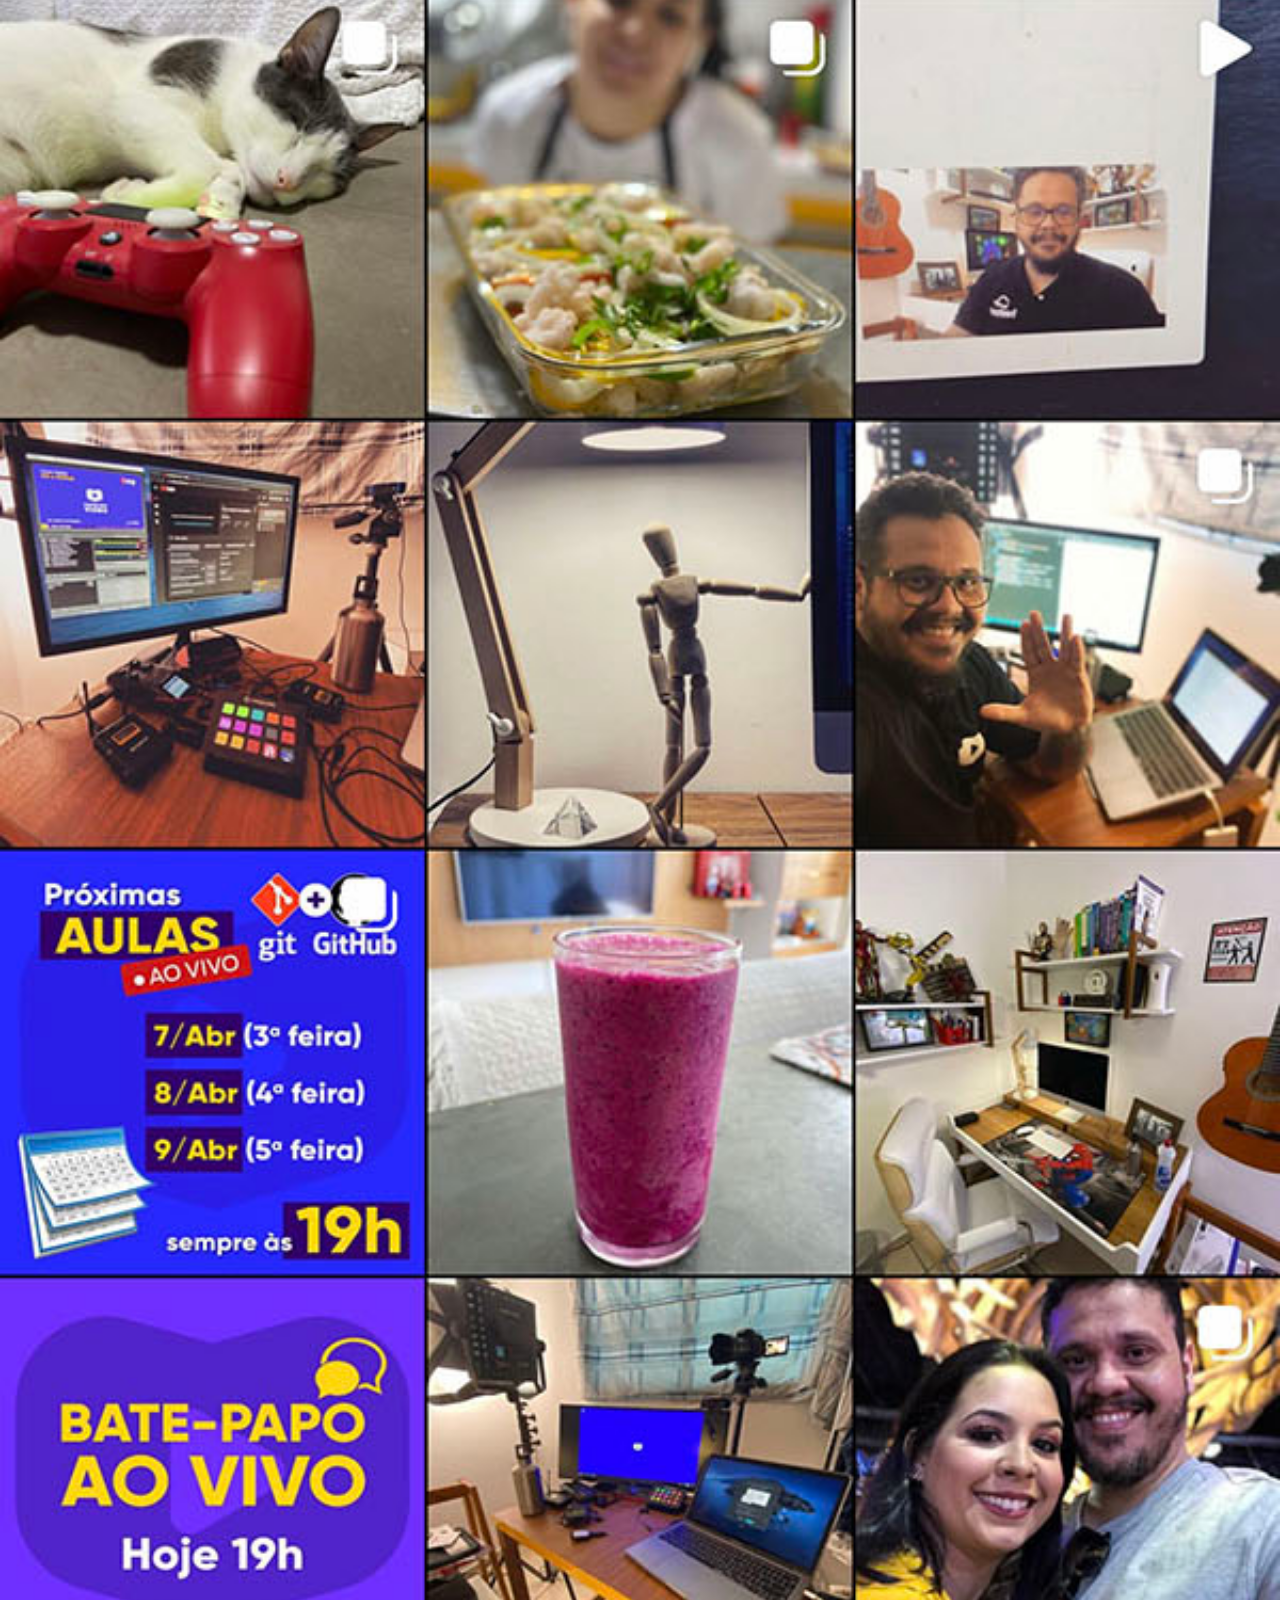
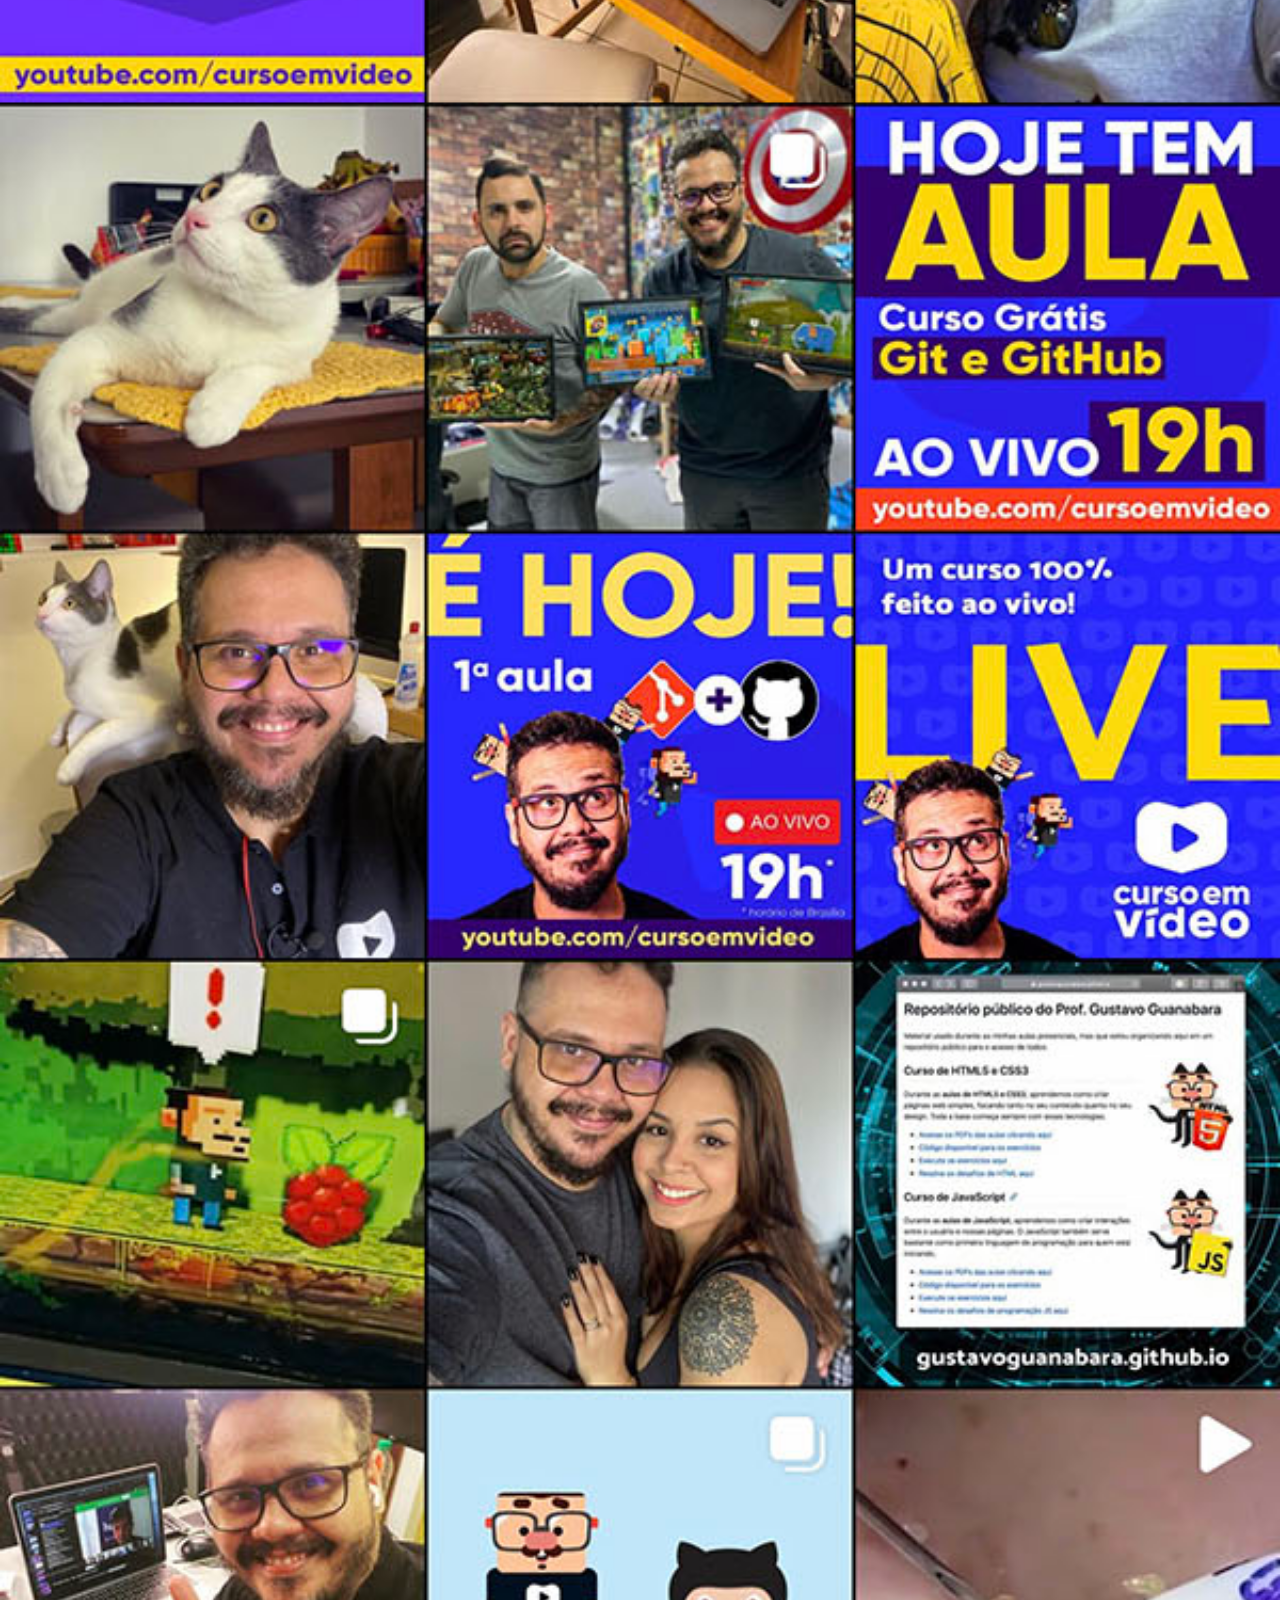
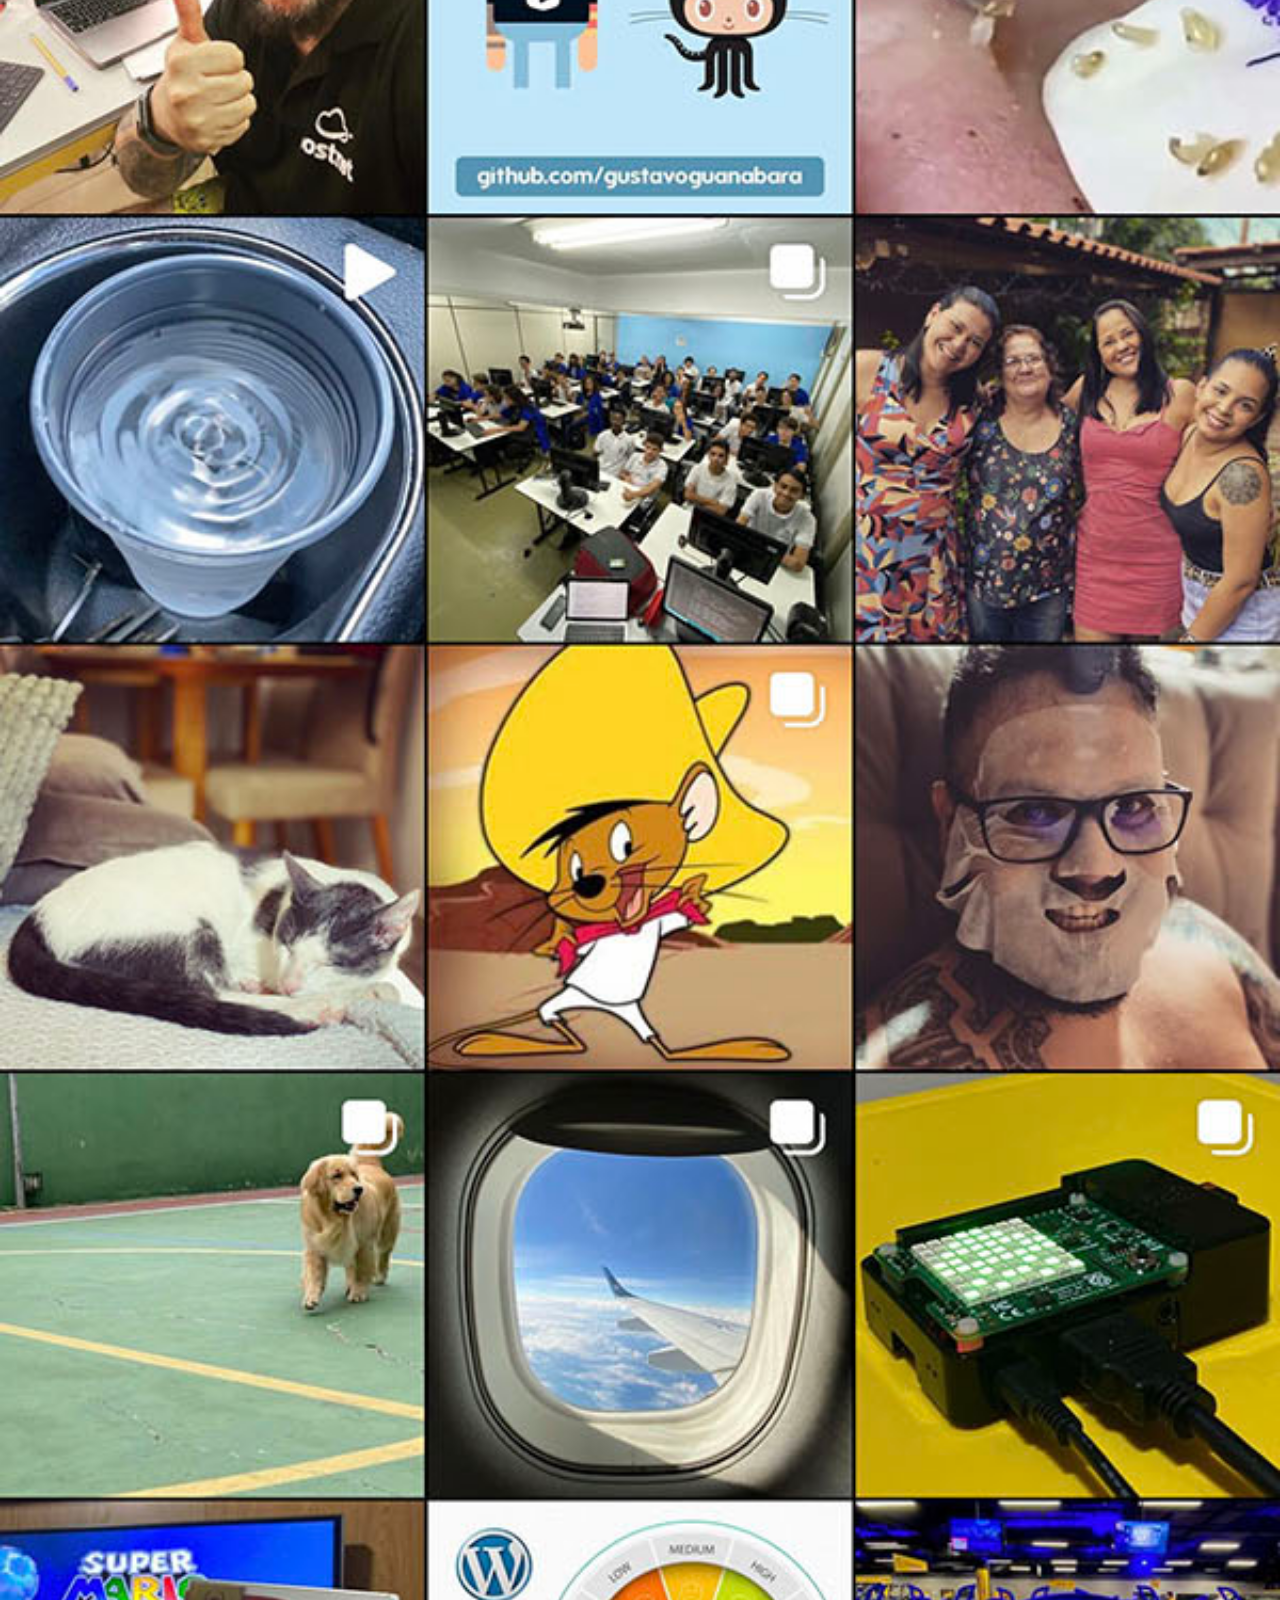
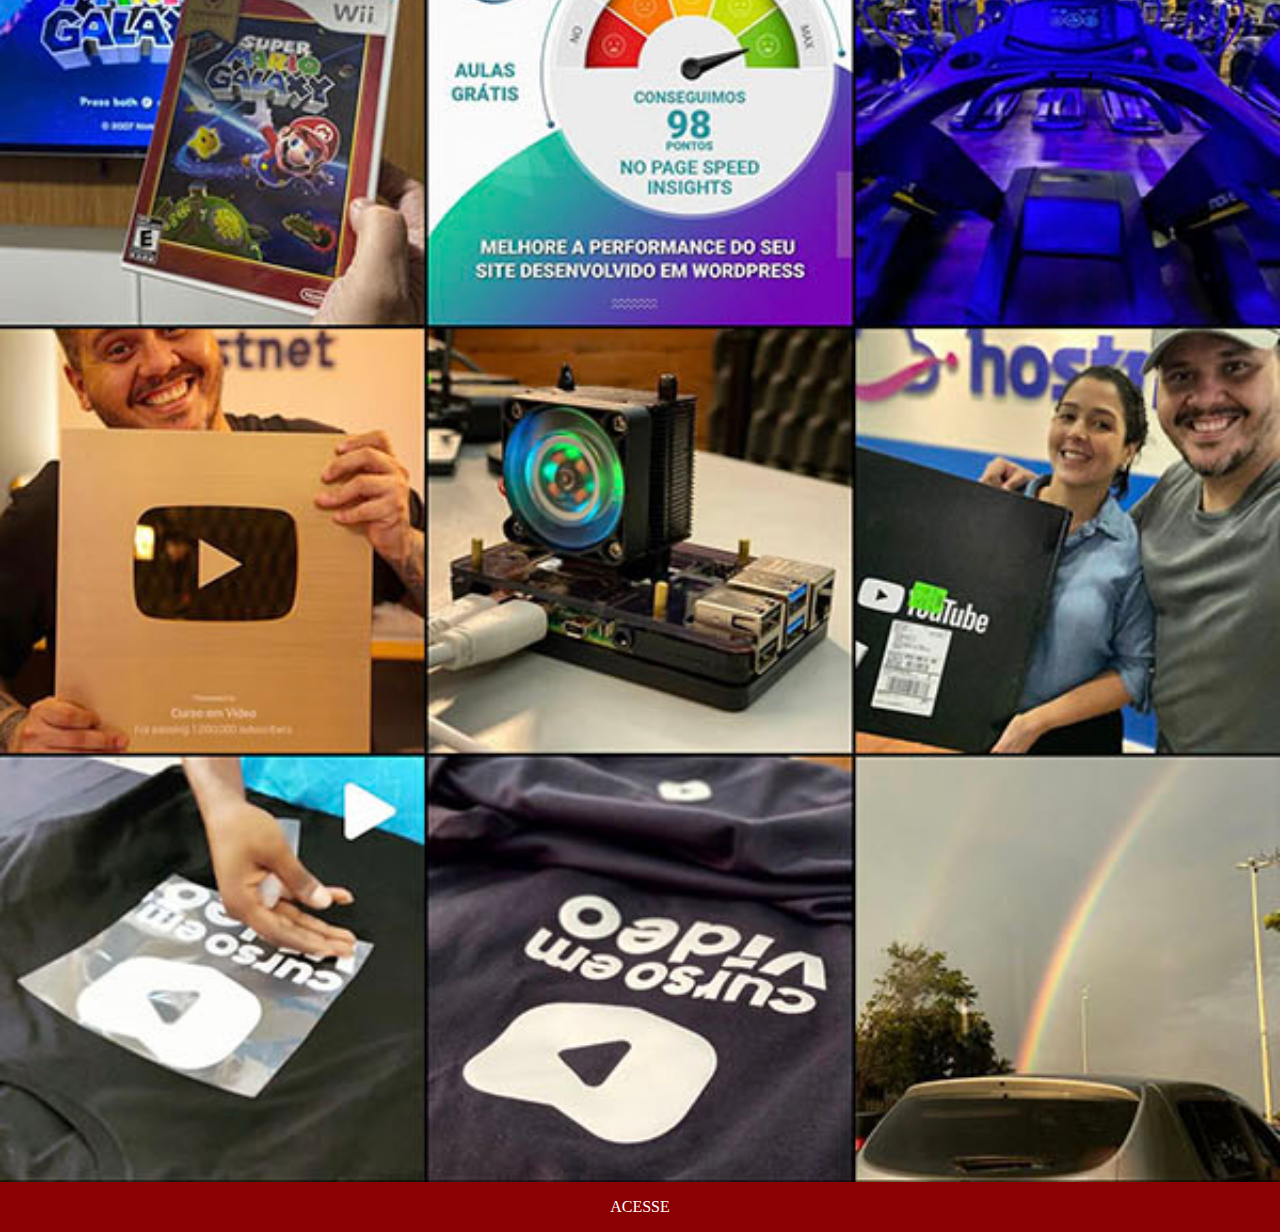
<file: paginas/instagram.html>
<!DOCTYPE html>
<html lang="pt-br">
<head>
    <meta charset="UTF-8">
    <meta name="viewport" content="width=device-width, initial-scale=1.0">
    <title> Frame Instagram </title>
    <link rel="stylesheet" href="paginas.css">
</head>
<body>
    <img src="../imagens/tela-instagram.jpg" alt="pagina do Instagrtam">
    <nav>
        <a href="https://www.instagram.com/gustavoguanabara/" target="_blank"> ACESSE </a>
    </nav>
</body>
</html>
</file>
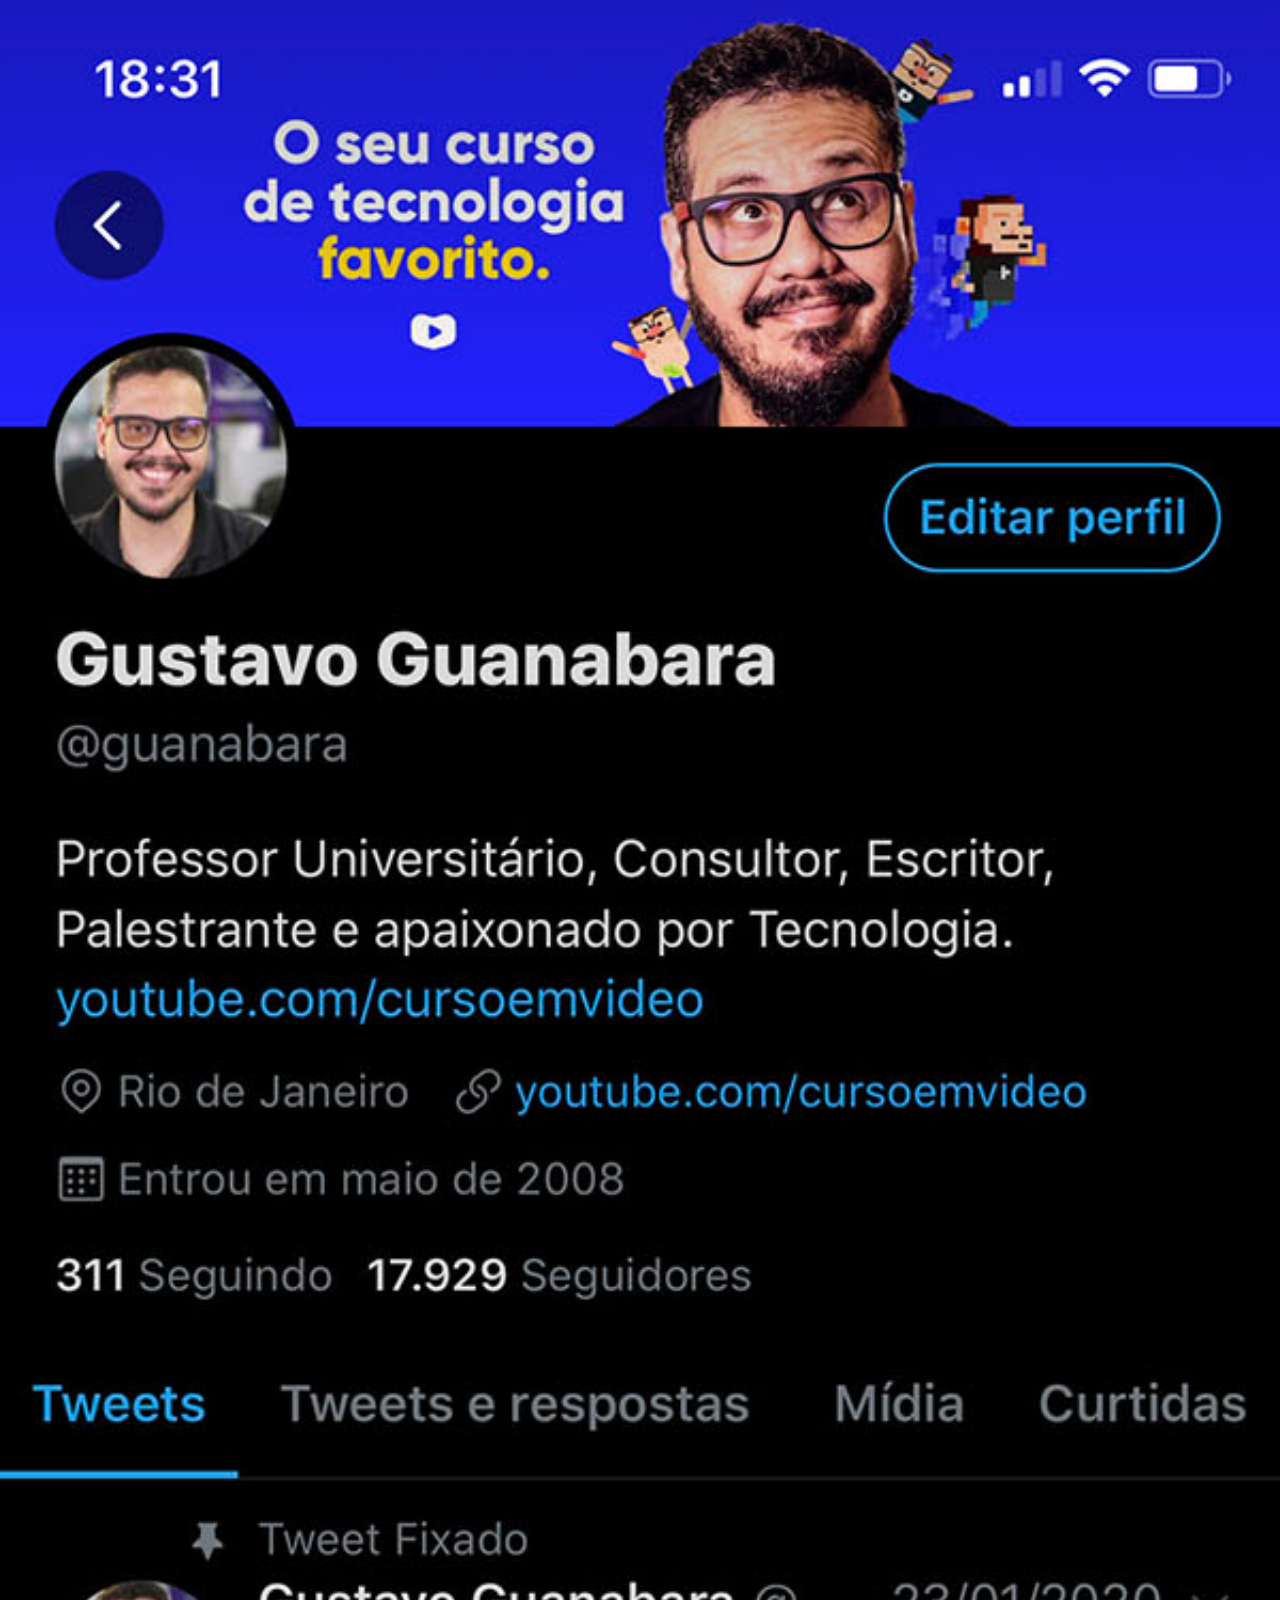
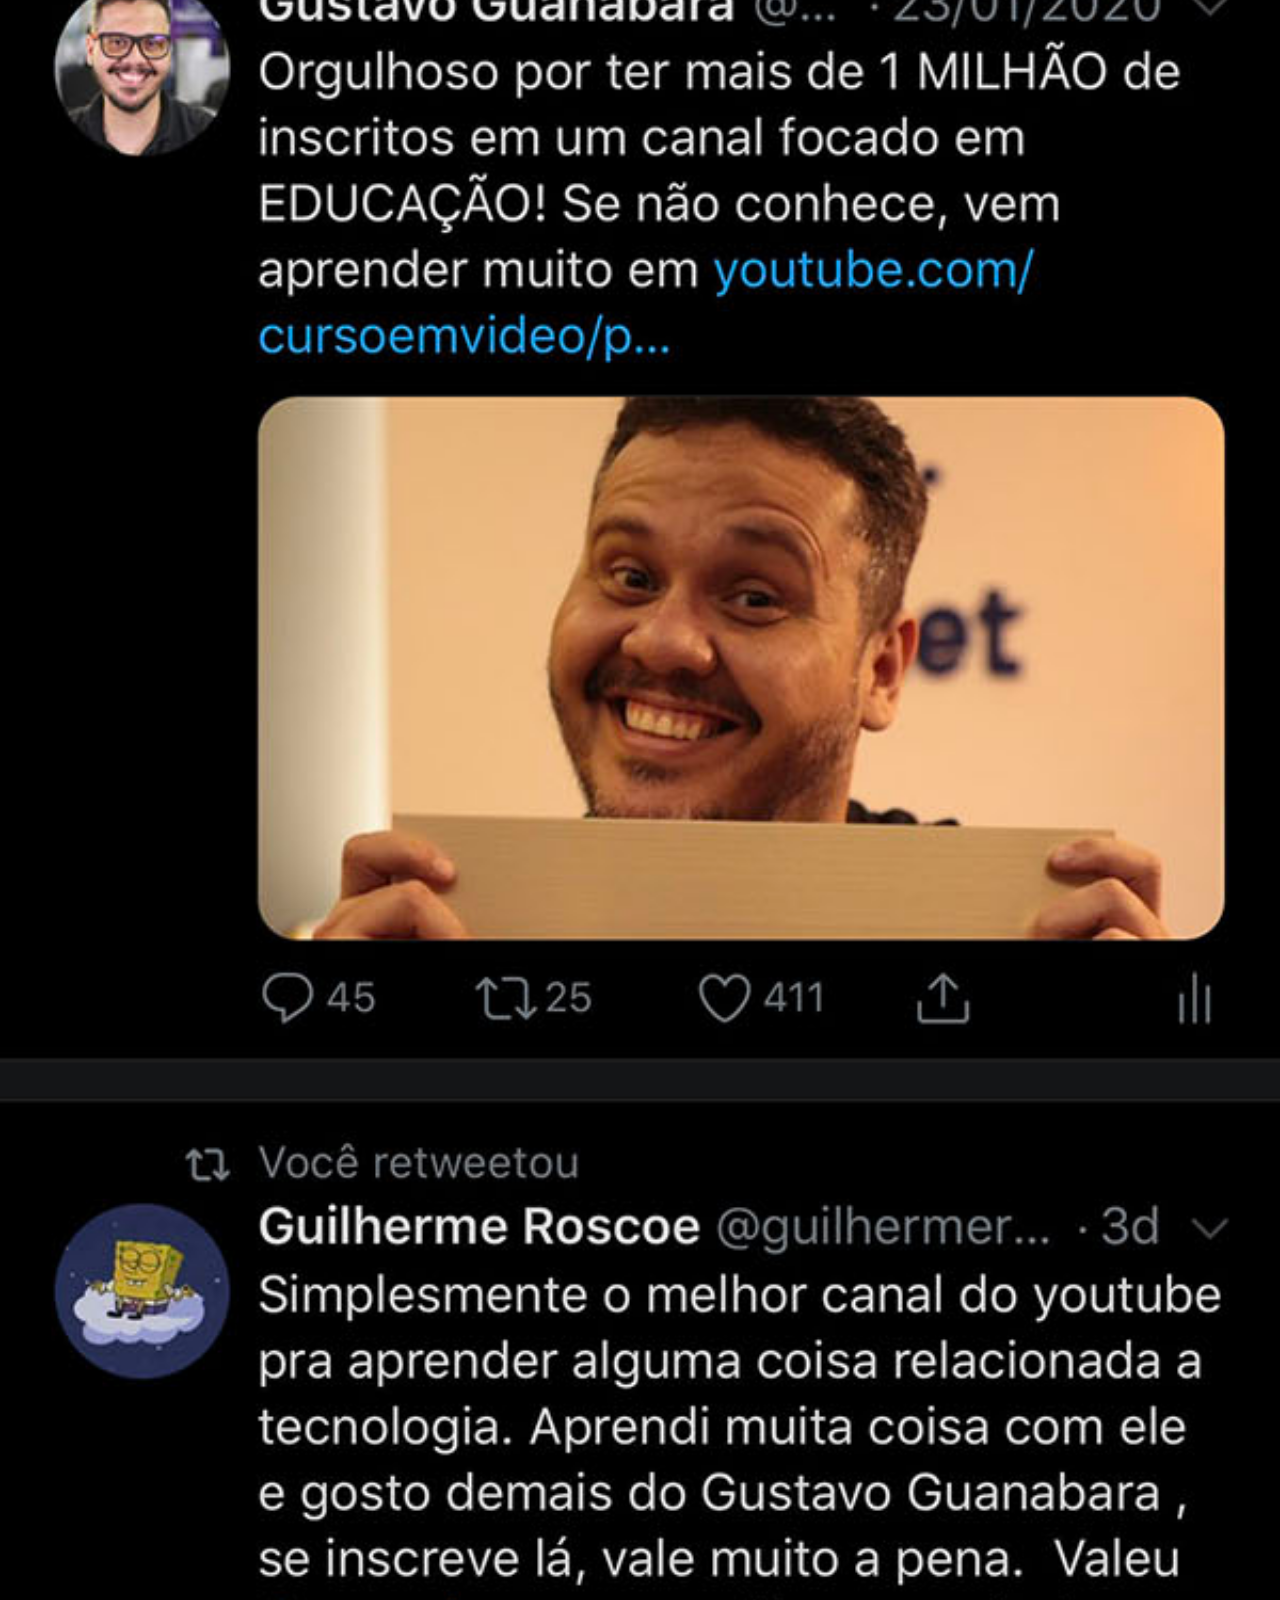
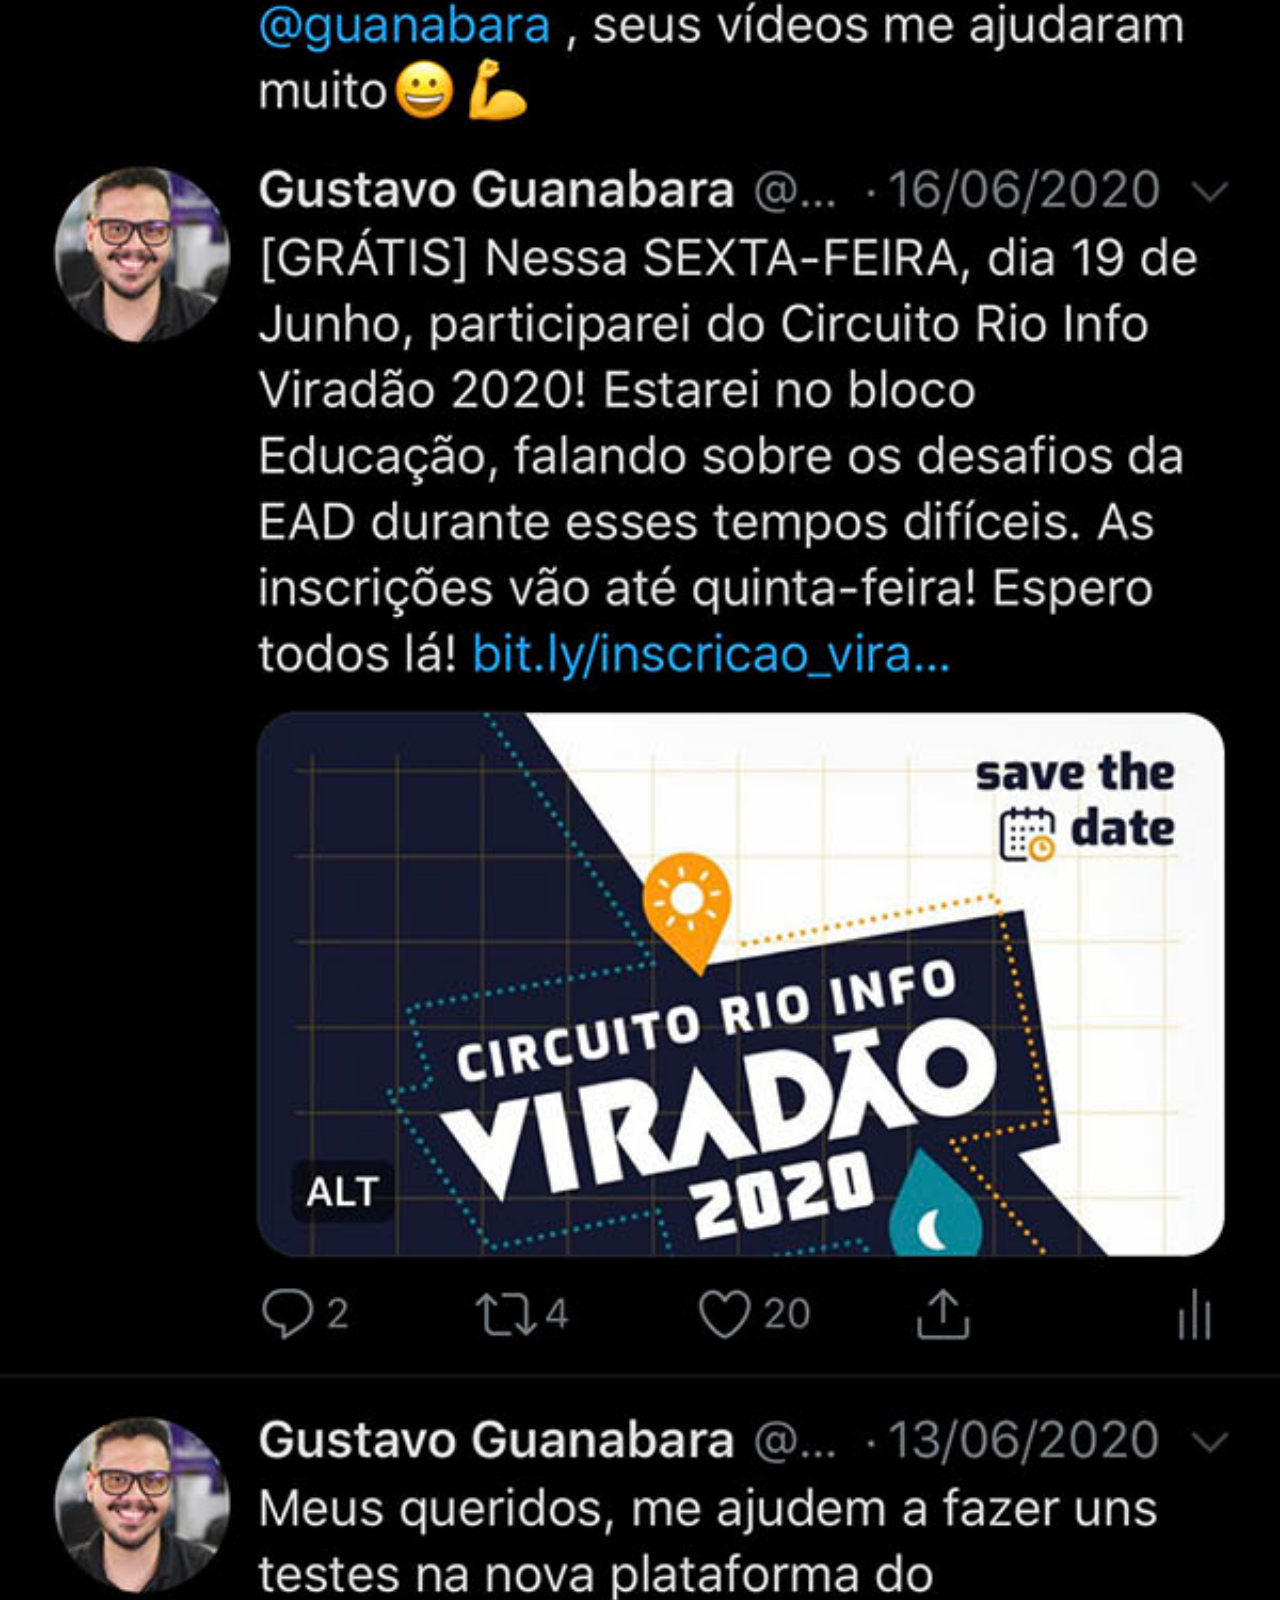
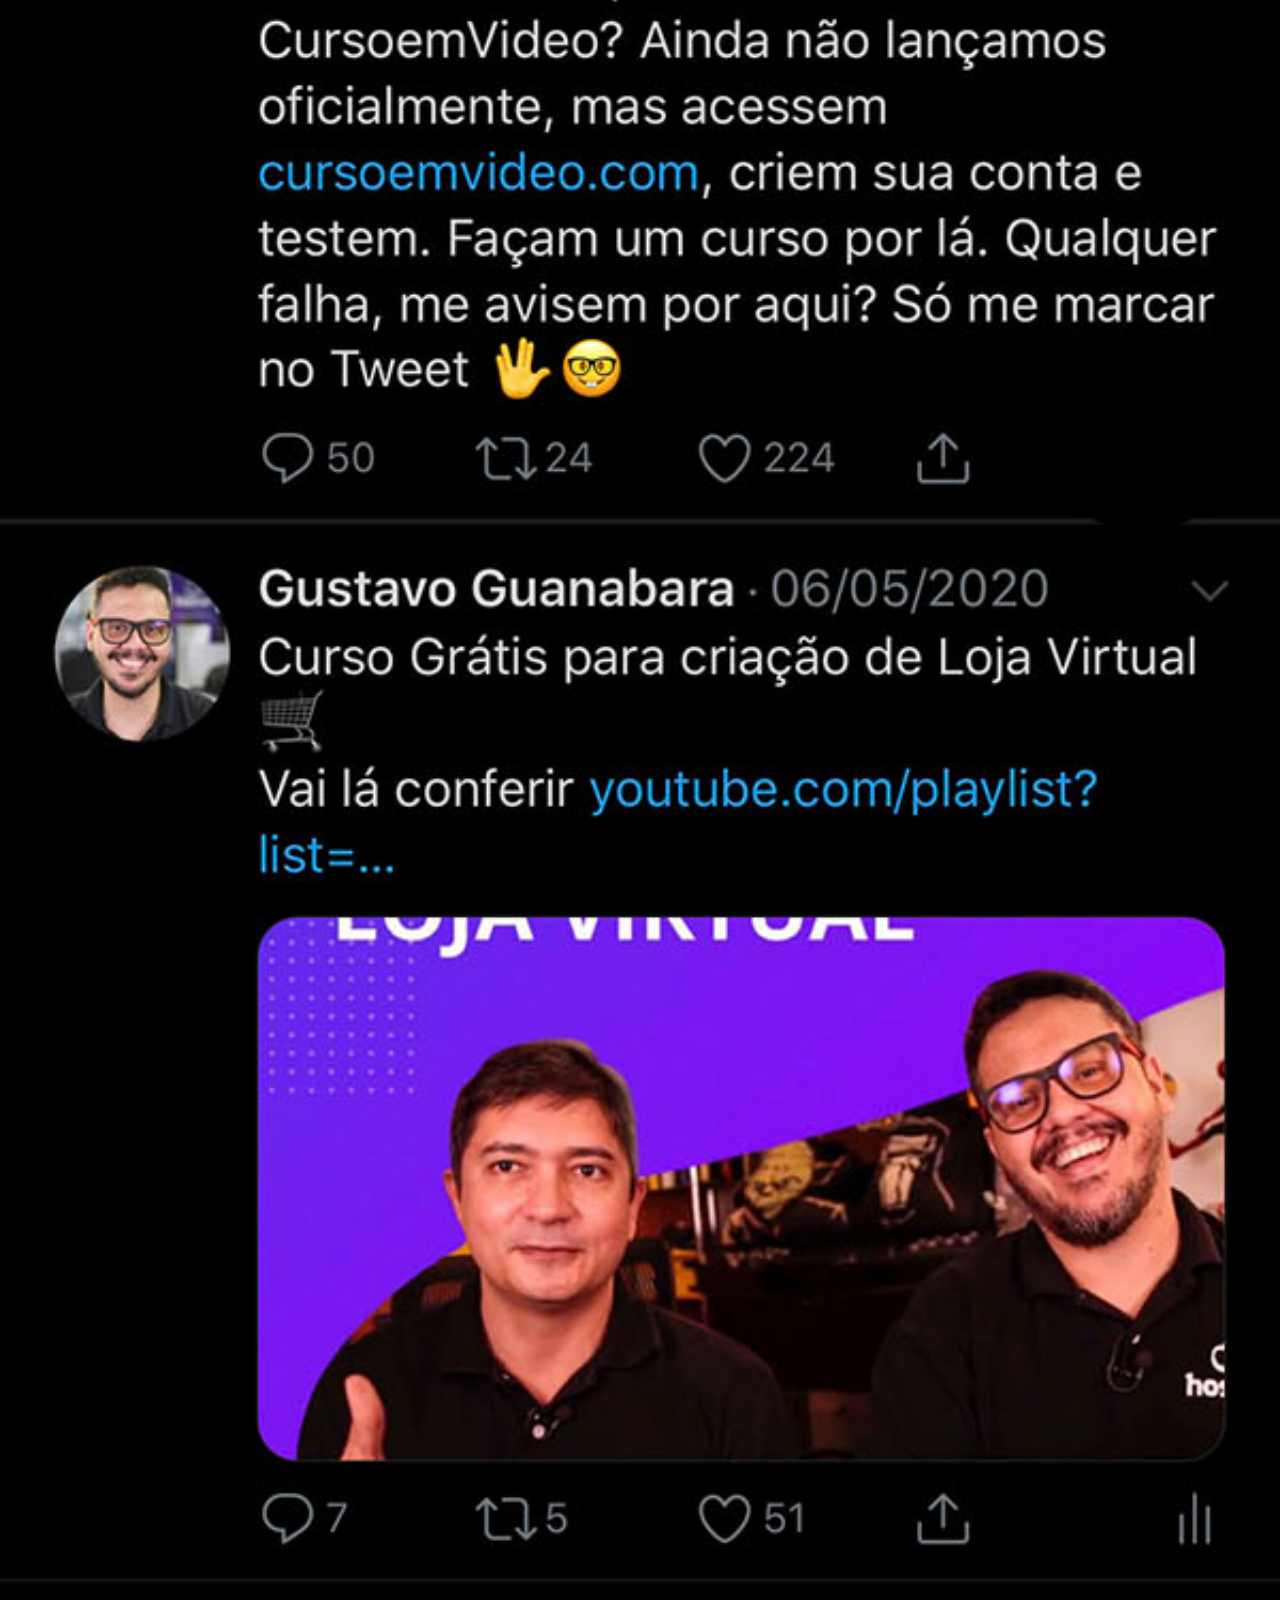
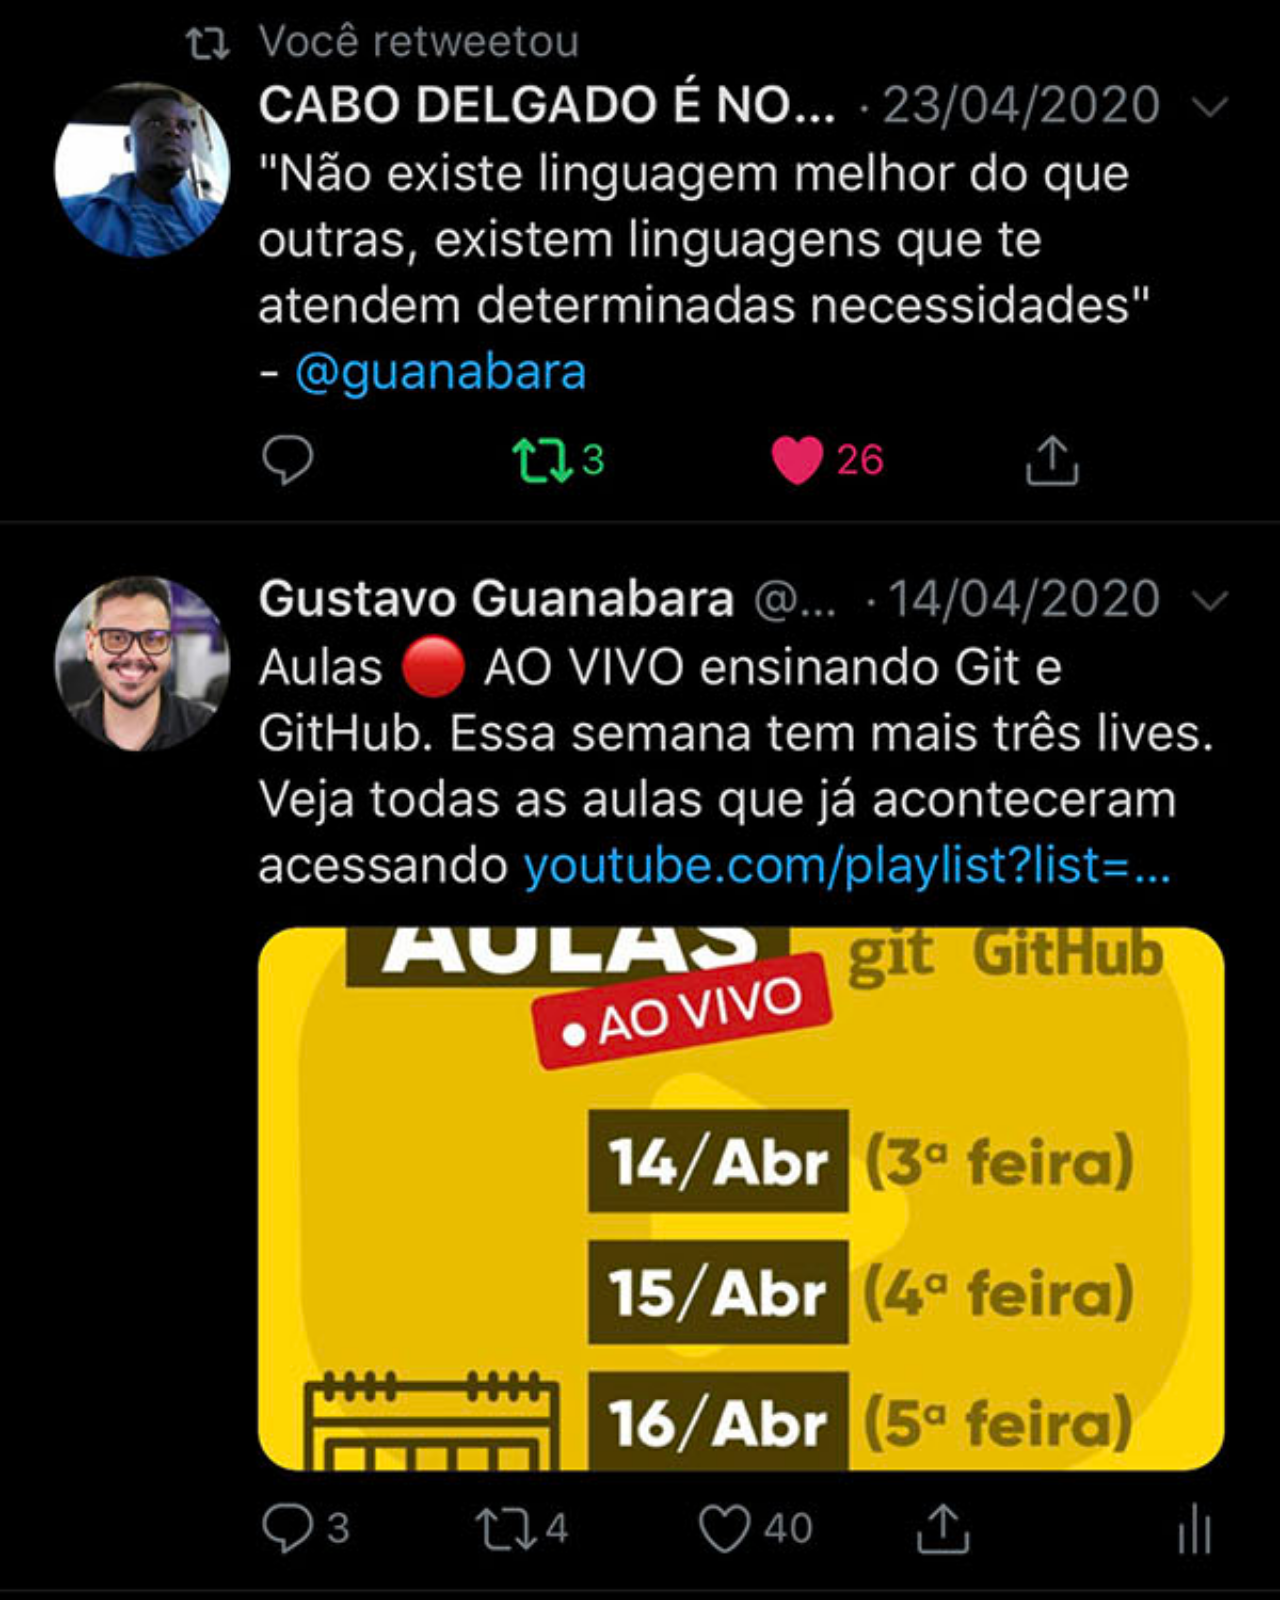
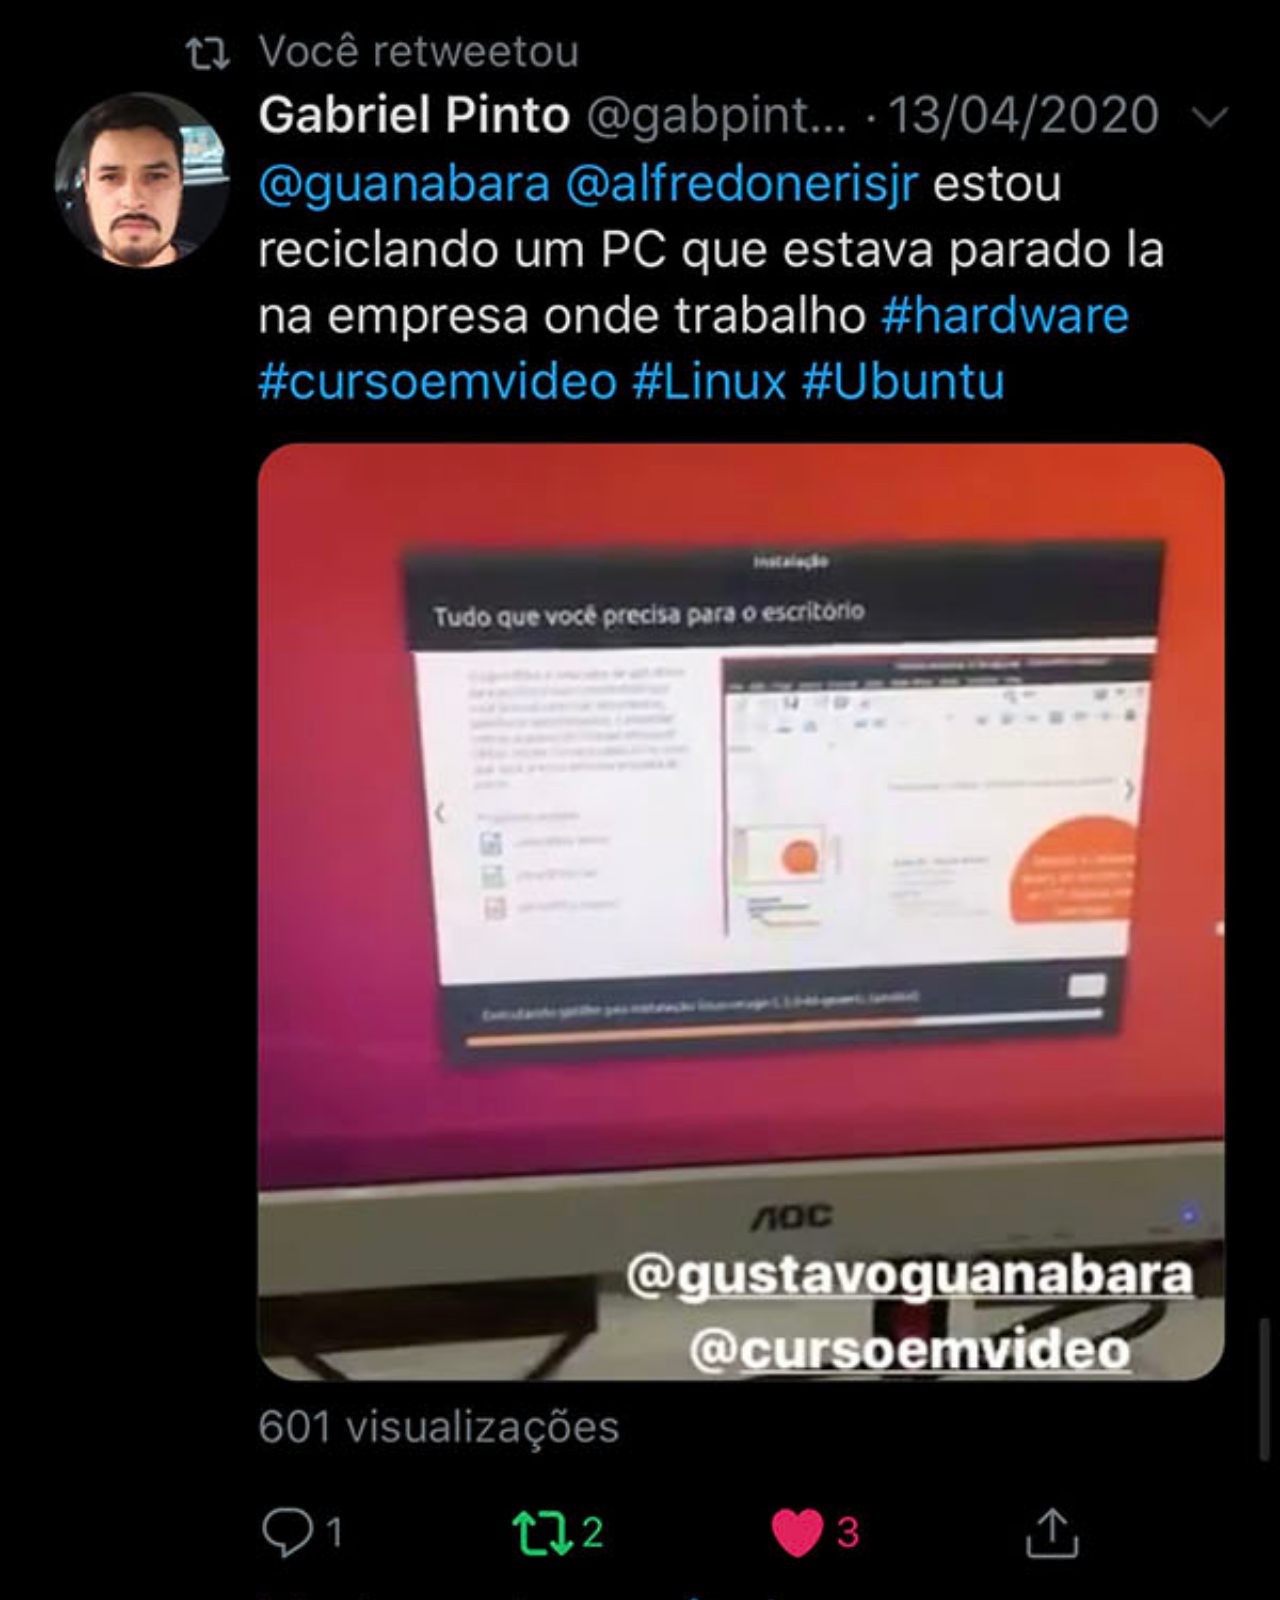
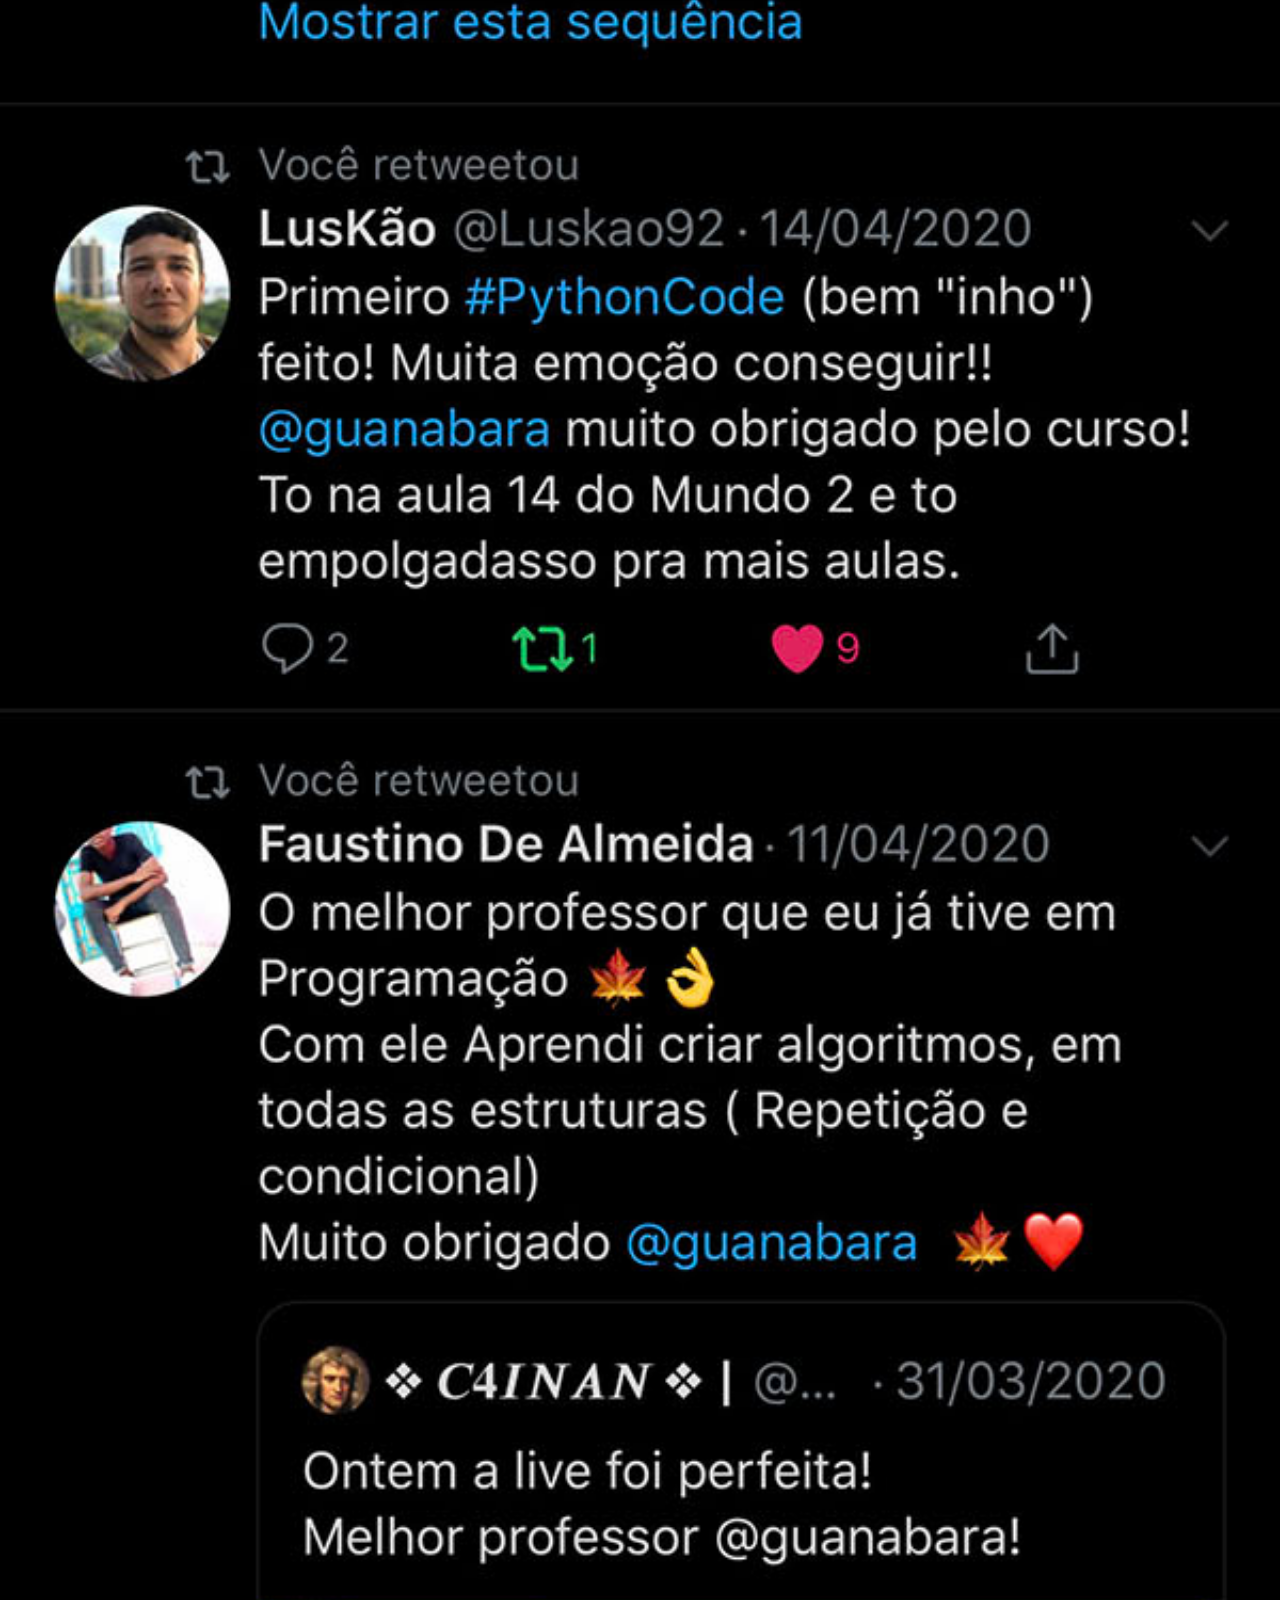
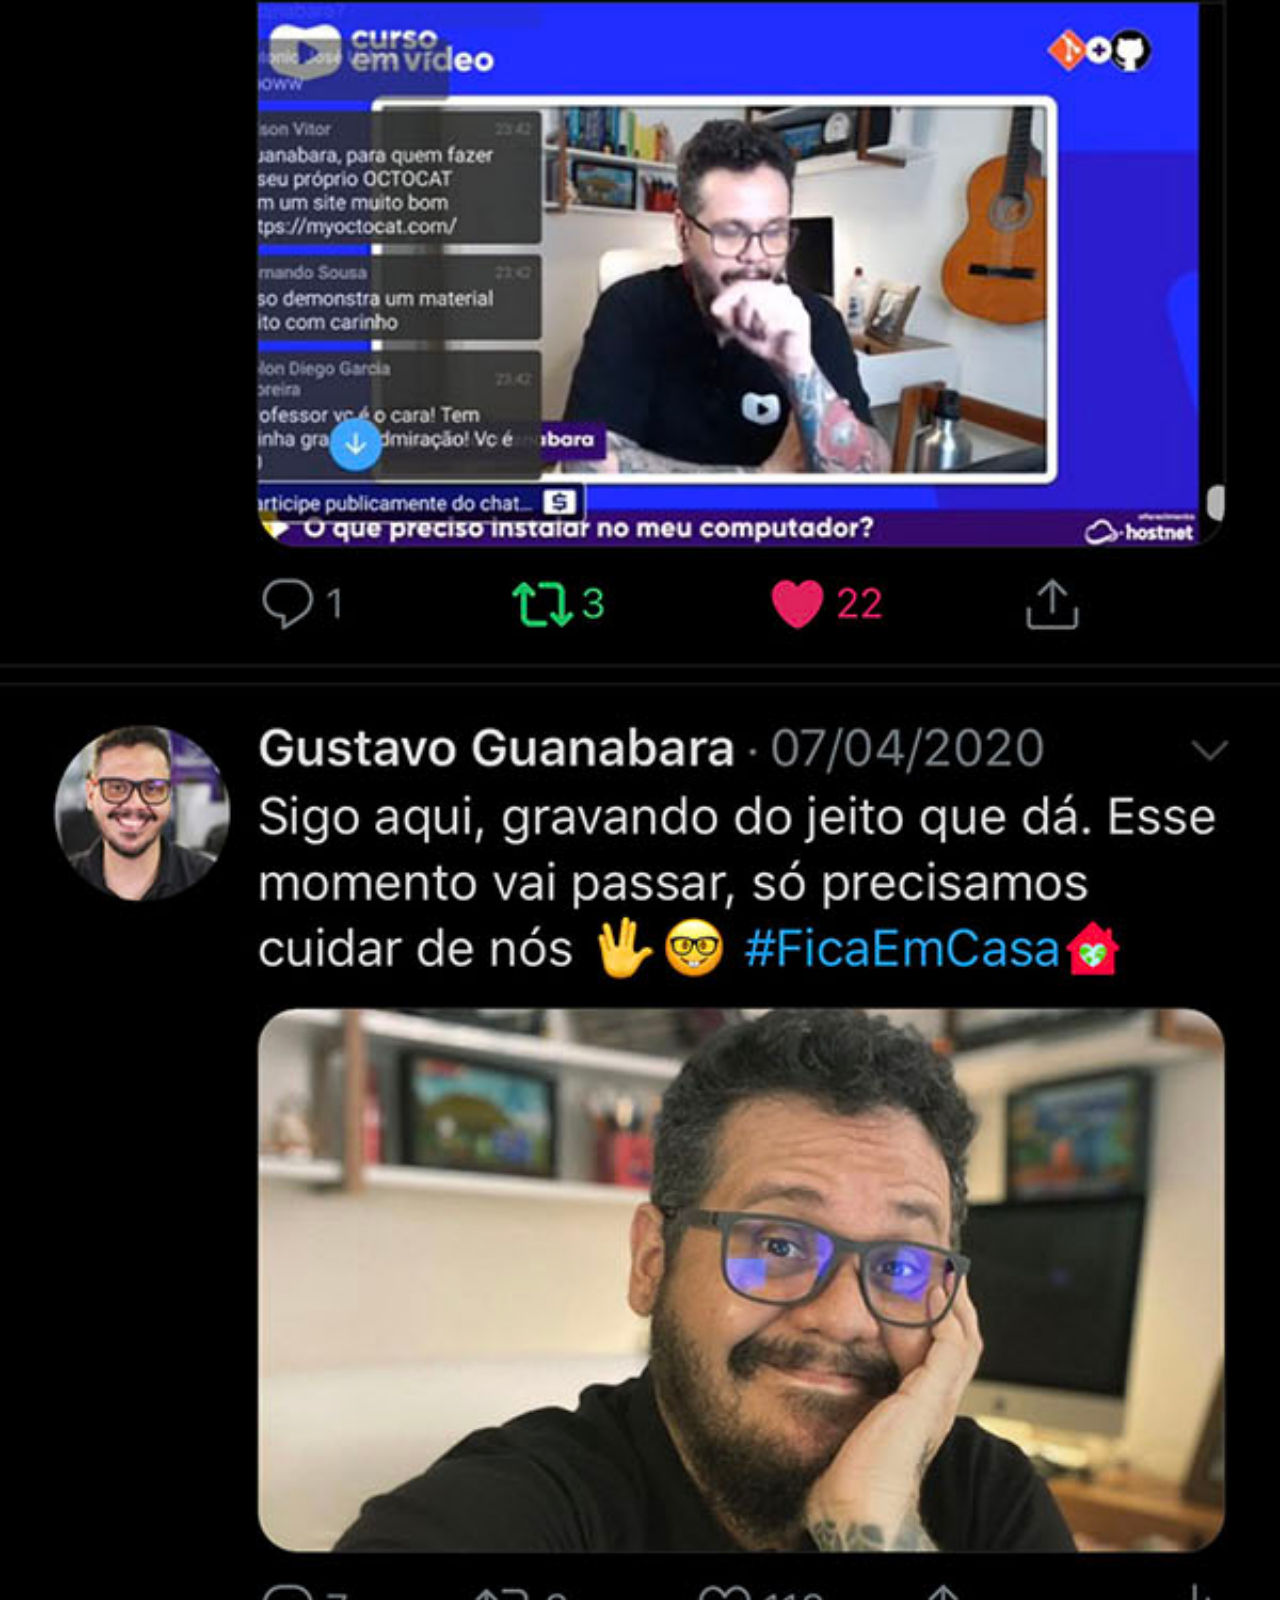
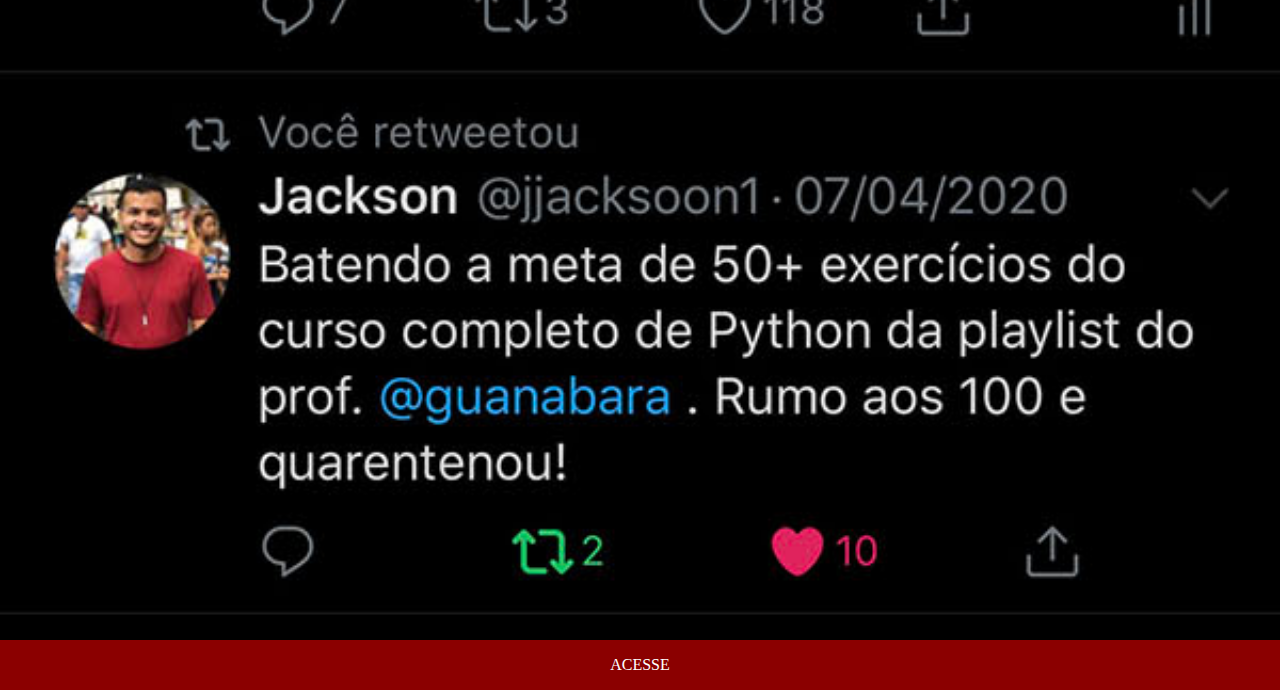
<file: paginas/X.html>
<!DOCTYPE html>
<html lang="pt-br">
<head>
    <meta charset="UTF-8">
    <meta name="viewport" content="width=device-width, initial-scale=1.0">
    <title> Frame Twiter </title>
    <link rel="stylesheet" href="paginas.css">
</head>
<body>
    <img src="../imagens/tela-twitter.jpg" alt="pagina do X">
    <nav>
        <a href="https://x.com/guanabara" target="_blank"> ACESSE </a>
    </nav>
</body>
</html>
</file>
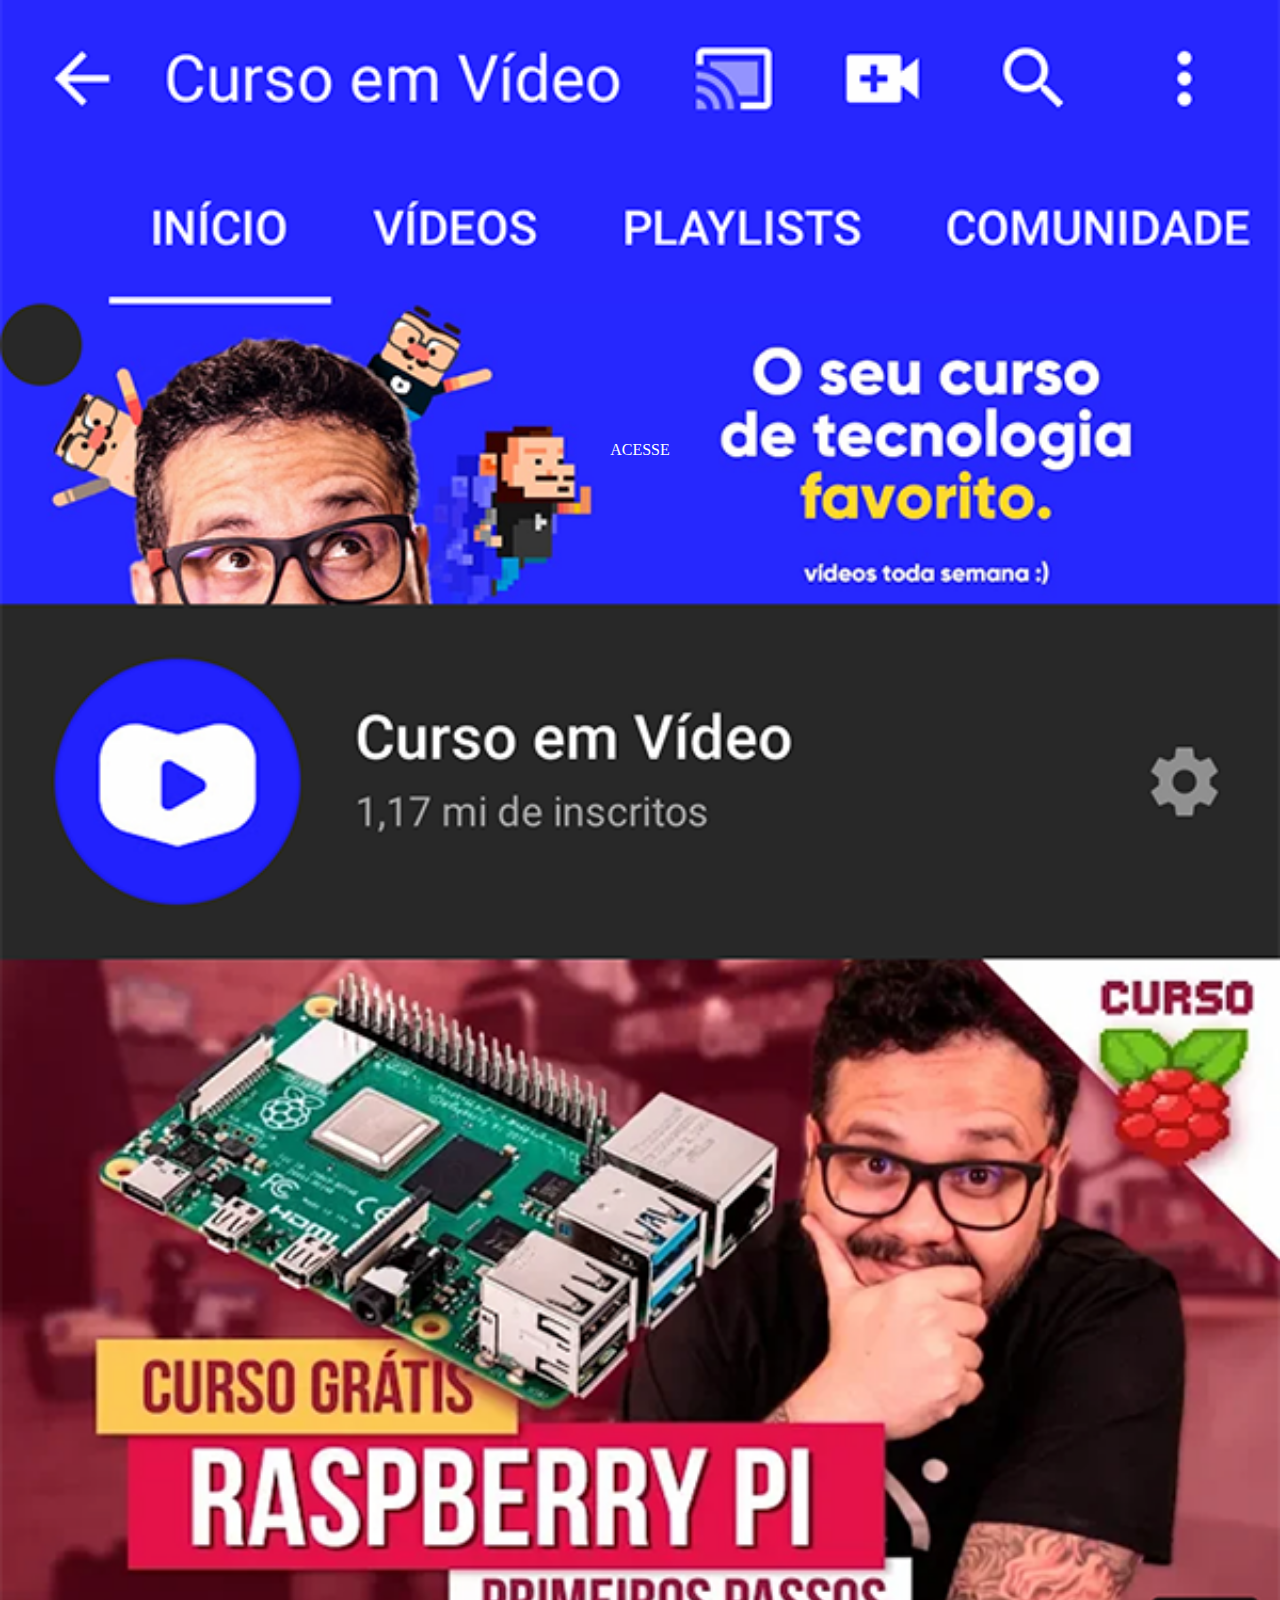
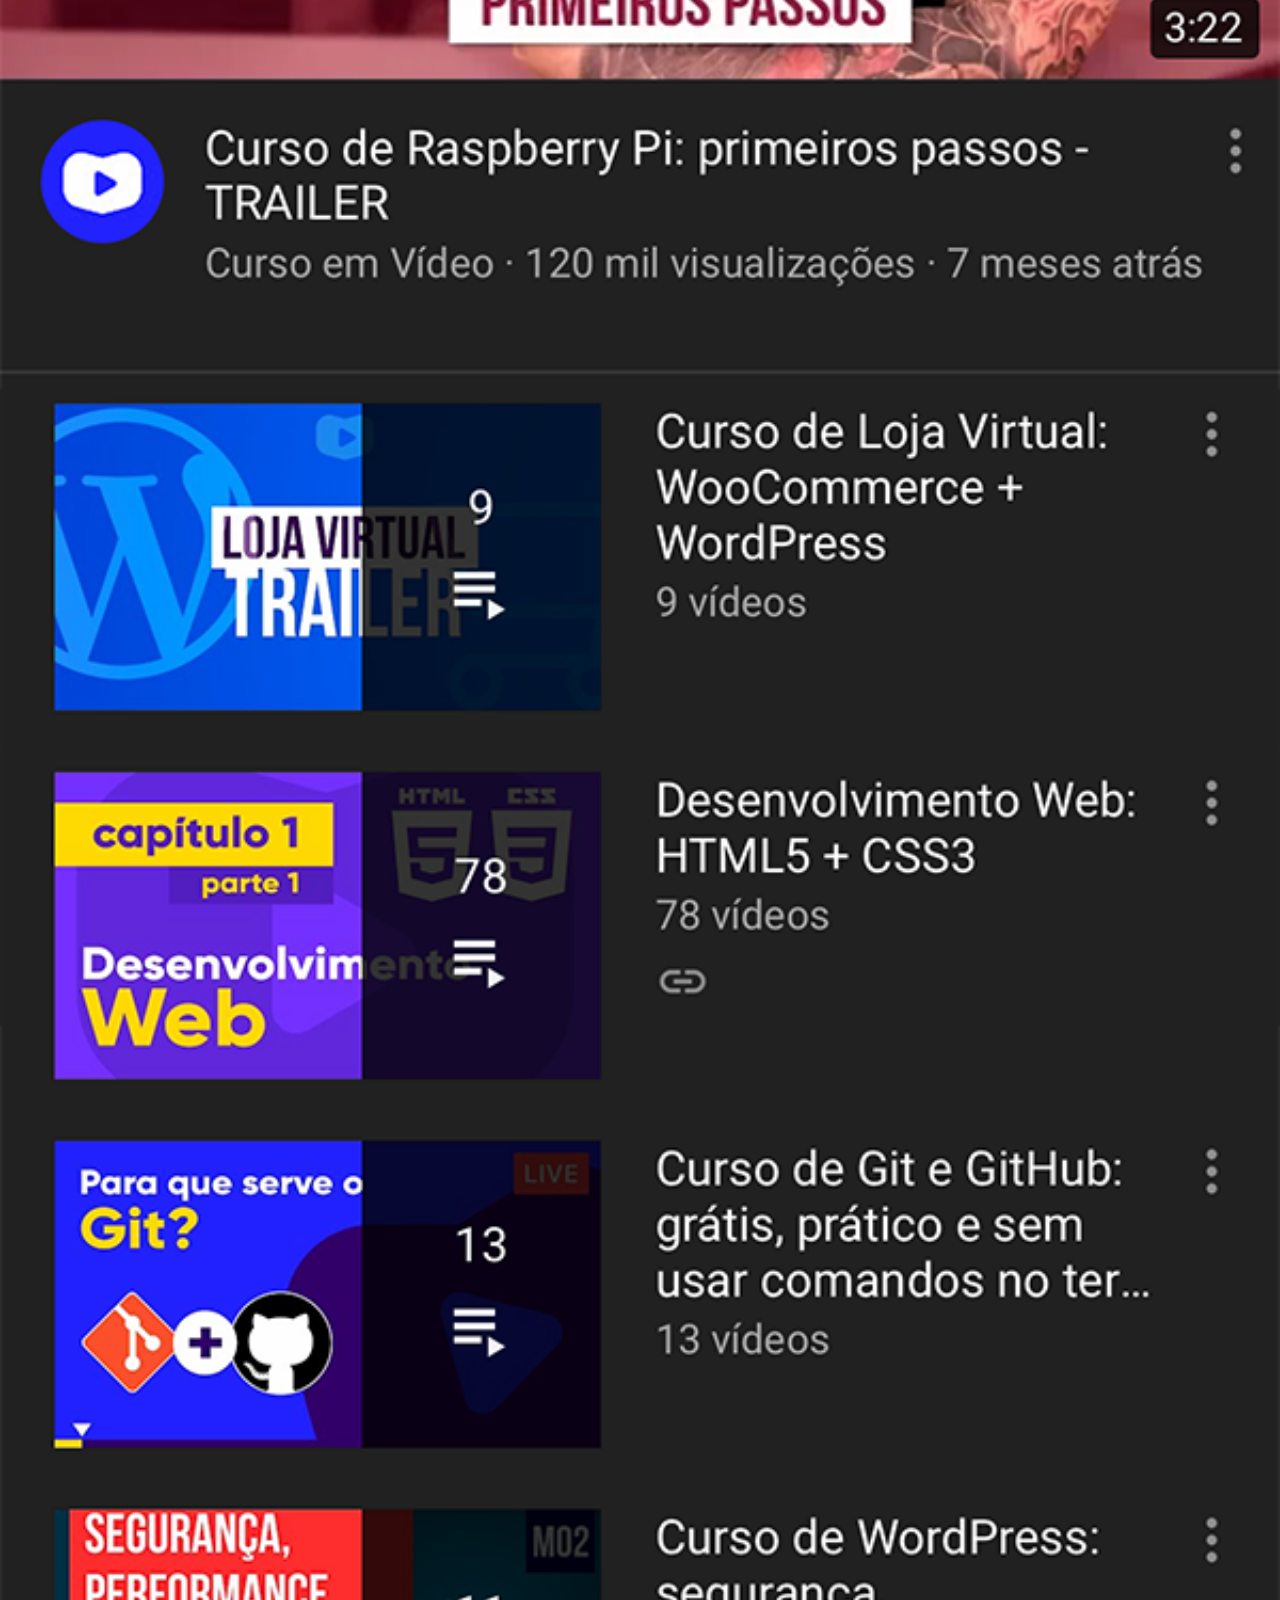
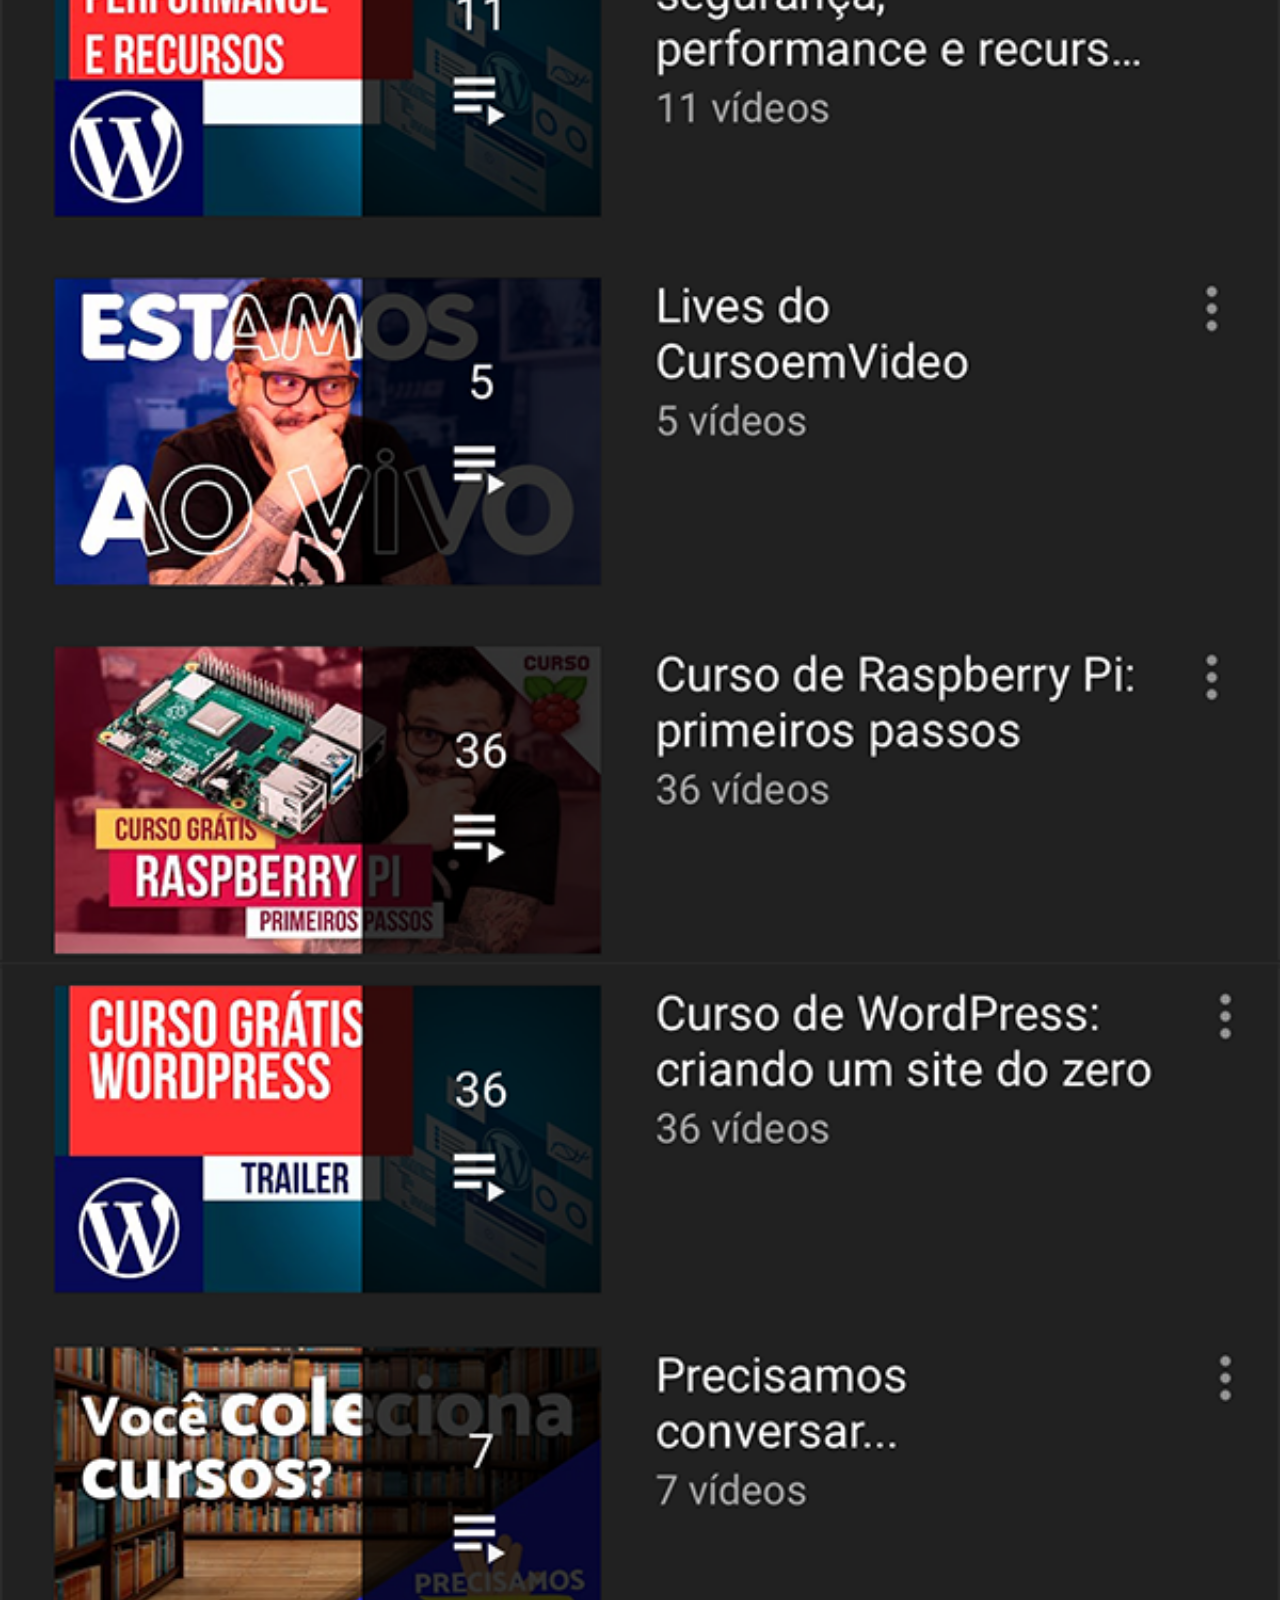
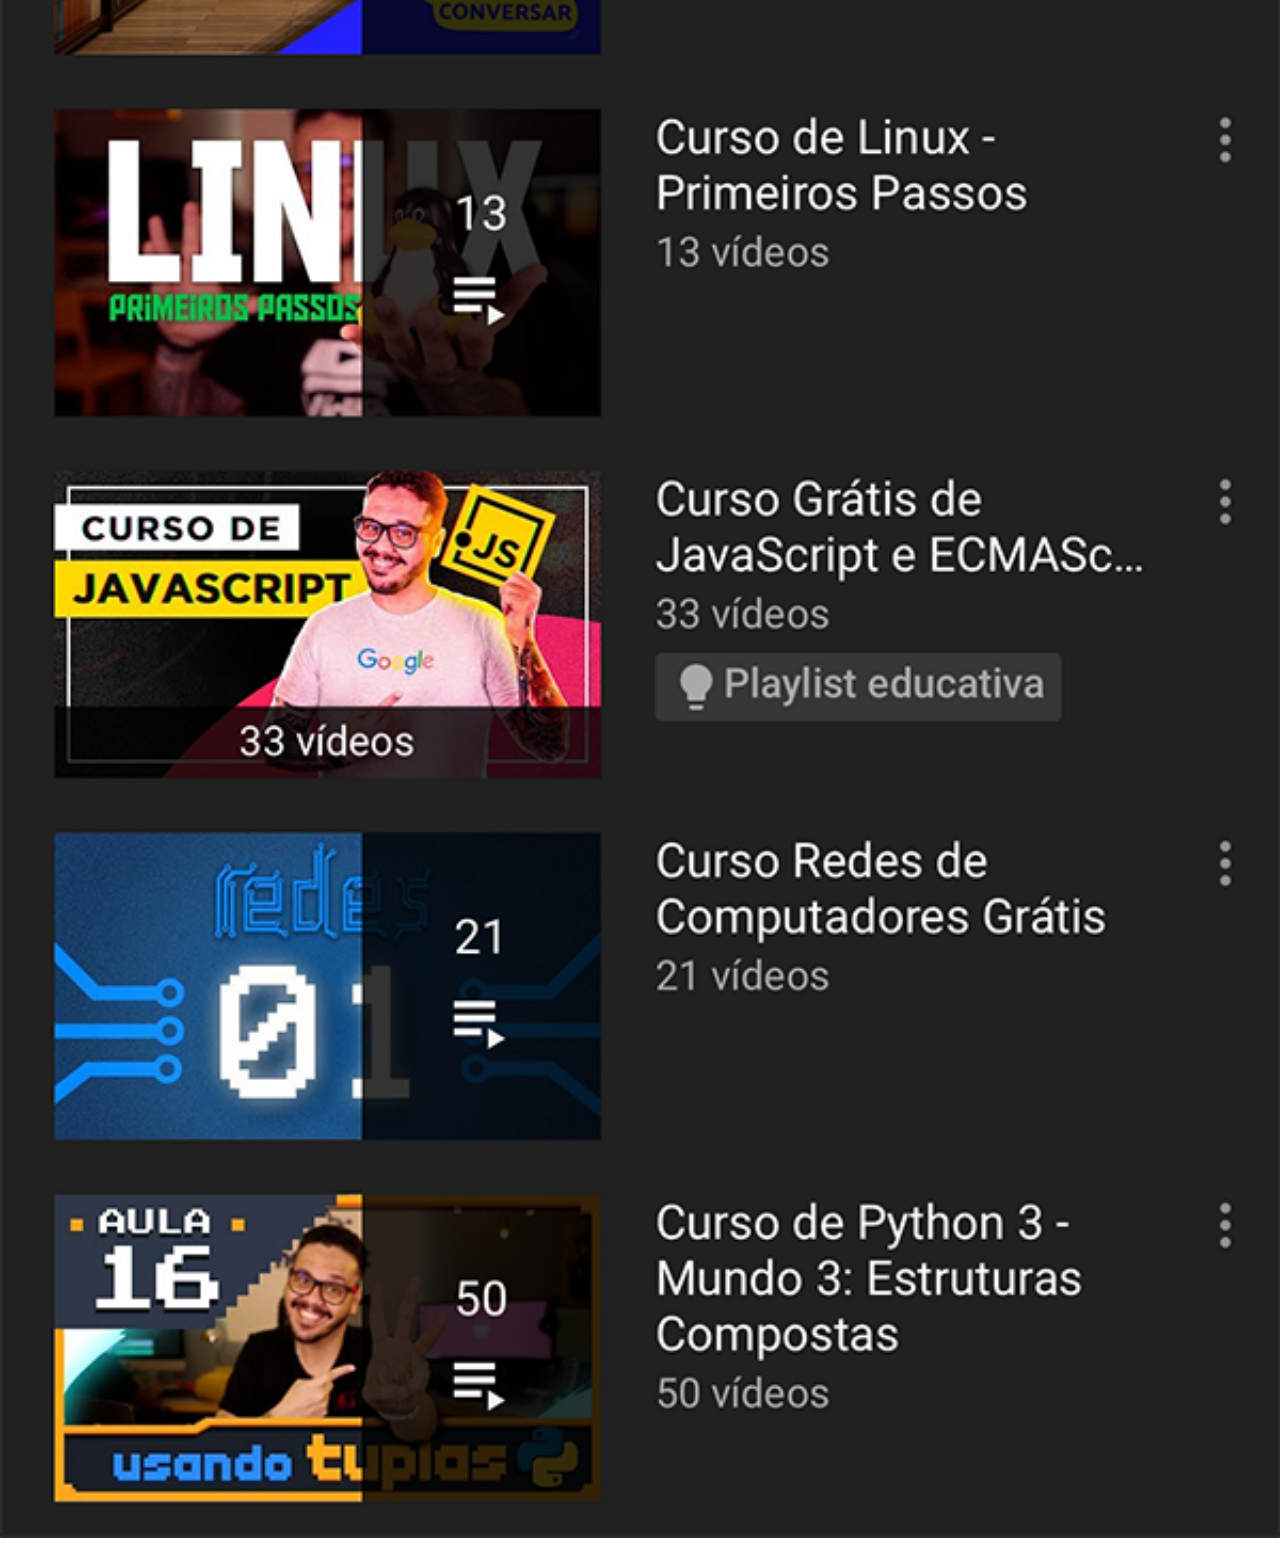
<file: paginas/youtube.html>
<!DOCTYPE html>
<html lang="pt-br">
<head>
    <meta charset="UTF-8">
    <meta name="viewport" content="width=device-width, initial-scale=1.0">
    <title> Frame do YouTube </title>
    <link rel="stylesheet" href="paginas.css">
</head>
<body>
    <img src="../imagens/tela-youtube.png" alt="pagina do YouTube">
    <a href="https://www.youtube.com/c/CursoemV%C3%ADdeo/playlists" target="_blank"> ACESSE </a>

</body>
</html>
</file>
<file: style.css>
@charset "UTF-8";

* {
    margin: 0px;
    padding: 0px;
}

html, body {
    height: 100vh;
    width: 100vh;
    background-color: black;
}

body {
    width: 100vw;
    height: 100vh;
    background-image: url(imagens/fundo-madeira.jpg);
    background-size: cover;
    background-repeat: no-repeat;
    background-position: center center;
    background-attachment: fixed;
}

main {
    position: relative;
    width: 100vw;
    height: 100vh;
}

section#telefone {
    position: absolute;
    top: 50%;
    left: 50%;
    transform: translate(-50%, -50%);
    background: url(imagens/frame-iphone.png);
    width: 311px;
    height: 627px;
}

iframe#celular {
    position: absolute;
    top: 79px;
    left: 22px;
    transform: translate(0px, 0px);
    height: 472px;
    width: 267px;
}

section#menu {
    position: absolute;
    right: 0;
}

img.icons {
    display: block;
    width: 70px;
    border-radius: 50%;
    box-sizing: border-box;
    margin: 10px;
    padding: 5px;
}

img.icons:hover {
    border: 2px solid white;
    transform: translate(-5px, -5px);
    transition: transform .5s, border .6s;
    box-shadow: 5px 5px 10px rgba(0, 0, 0, 0.562);
}

a.links {
    width: 50px;
}
</file>
<file: paginas/paginas.css>
@charset "UTF-8";

* {
    margin: 0px;
    padding: 0px;
}

::-webkit-scrollbar {
    width: 0px;
    height: 0px;
}

img {
    width: 100vw;
}

nav {
    position: relative;
    height: 50px;
    background-color: darkred;
    margin-top: -4px;
}

a {
    position: absolute;
    color: white;
    text-decoration: none;

    top: 50%;
    left: 50%;
    transform: translate(-50%, -50%);
}

nav:hover {
    background-color: red;
    transition: background-color .5s;
}

a:hover {
    text-decoration: underline;
    font-size: 1.2em;
    font-weight: bolder;
    transition: font-size .5s, font-weigth .5s;
}
</file>
